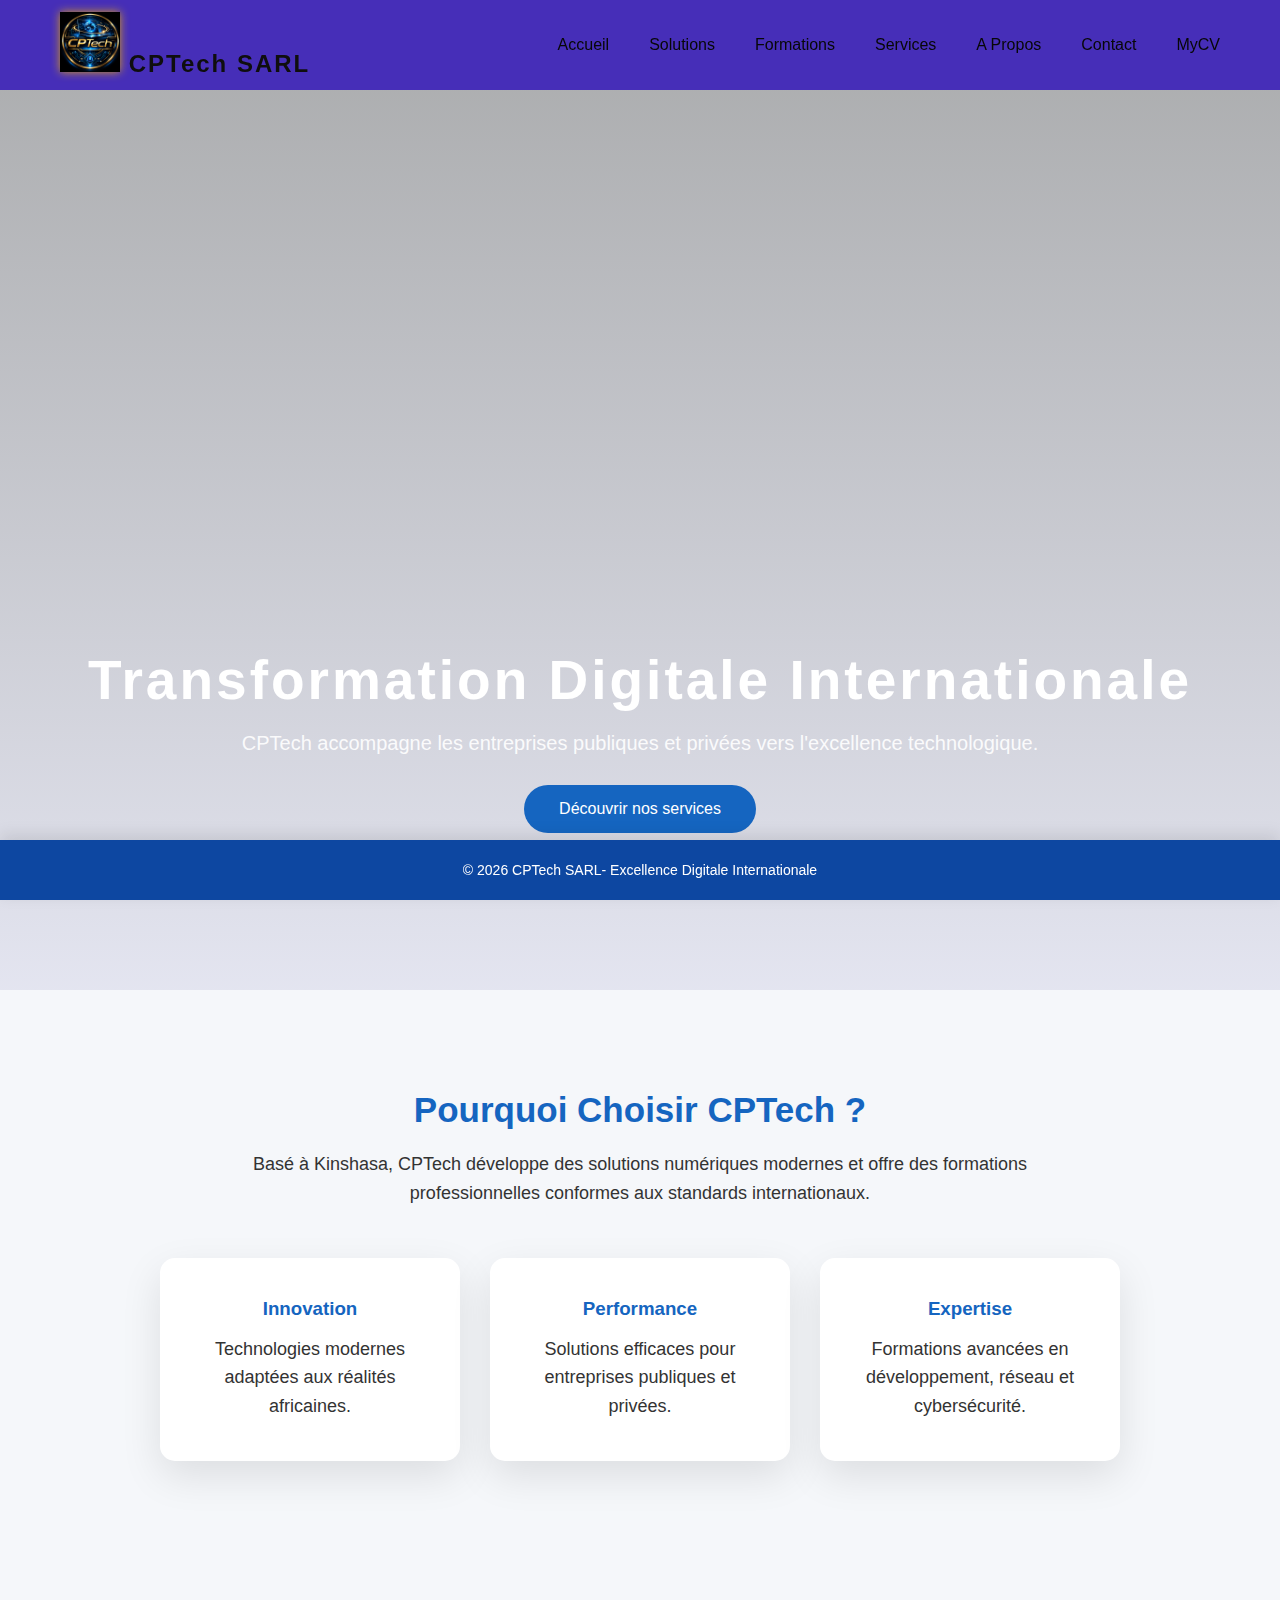
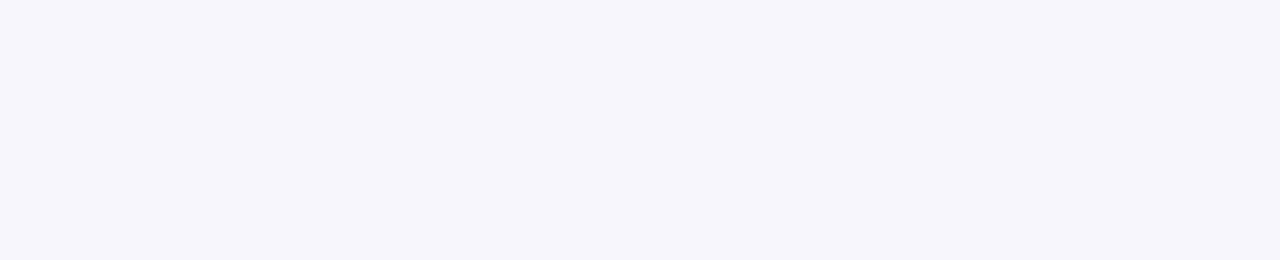
<file: index.html>
<!DOCTYPE html>
<html lang="fr">
<head>
<meta charset="UTF-8">
<meta name="viewport" content="width=device-width, initial-scale=1.0">
<title>MkTech SARL</title>
<link rel="stylesheet" href="styleMenuMobF.css">
<link rel="stylesheet" href="styleindex.css">
</head>
<body>

<!-- NAVBAR -->
<nav>
<div class="logo">

    <a href="index.html">
        <img src="logo_1CPtech.png" alt="Logo CPTech" height="60">
    </a>
    
    <a href="index.html">
       CPTech SARL
    </a>
    
</div>
    <ul class="nav-links">
        <li><a href="index.html">Accueil</a></li>
        <li><a href="solution.html">Solutions</a></li>
        <li><a href="formation.html">Formations</a></li>
        <li><a href="service.html">Services</a></li>
        <li><a href="about.html">A Propos</a></li>
        <li><a href="contact.html">Contact</a></li>
        <li><a href="#mycv.html">MyCV</a></li>
    </ul>

    <div class="hamburger">
        <span></span>
        <span></span>
        <span></span>
    </div>
</nav>

<!-- CORPS -->

<section class="hero">
    <div class="hero-content">
    <div class="slider">
  <!--<div class="slides">
    <img src="https://puissance-237.com/wp-content/uploads/2024/01/Centre_formation_ratio.jpeg" alt="Image 1">
    <img src="https://www.riseup.ai/hubfs/formation-salaries-entreprise.jpg" alt="Image 2">
    <img src="https://www.triangle.fr/wp-content/uploads/2025/12/triangle-interim-entreprise-formation-1024x650.webp" alt="Image 3">
  </div>
  <button class="prev">&#10094;</button>
  <button class="next">&#10095;</button> -->
</div>
        <h1>Transformation Digitale Internationale</h1>
        <p>CPTech accompagne les entreprises publiques et privées vers l'excellence technologique.</p>
       <a href="service.html"> <button class="btn">Découvrir nos services</button></a>
    </div>
</section>

<section class="section">
    <h2>Pourquoi Choisir CPTech ?</h2>
    <p>
        Basé à Kinshasa, CPTech développe des solutions numériques modernes 
        et offre des formations professionnelles conformes aux standards internationaux.
    </p>

    <div class="cards">
        <div class="card">
            <h3>Innovation</h3>
            <p>Technologies modernes adaptées aux réalités africaines.</p>
        </div>

        <div class="card">
            <h3>Performance</h3>
            <p>Solutions efficaces pour entreprises publiques et privées.</p>
        </div>

        <div class="card">
            <h3>Expertise</h3>
            <p>Formations avancées en développement, réseau et cybersécurité.</p>
        </div>
    </div>
</section>

<!-- FOOTER FIXE -->
<footer>
    <p>&copy; 2026 CPTech SARL- Excellence Digitale Internationale</p>
</footer>
<script src="javascrptMenus.js"></script>
<script>

/* Scroll effect */
window.addEventListener("scroll", function(){
    document.querySelector("nav")
    .classList.toggle("scrolled", window.scrollY > 50);
});

/* Mobile toggle */
const hamburger = document.querySelector(".hamburger");
const navLinks = document.querySelector(".nav-links");

hamburger.addEventListener("click", () => {
    navLinks.classList.toggle("active");
    hamburger.classList.toggle("active");
});

const slides = document.querySelector('.slides');
const images = document.querySelectorAll('.slides img');
let index = 0;

document.querySelector('.next').addEventListener('click', () => {
    index = (index + 1) % images.length;
    slides.style.transform = `translateX(-${index * 100}%)`;
});

document.querySelector('.prev').addEventListener('click', () => {
    index = (index - 1 + images.length) % images.length;
    slides.style.transform = `translateX(-${index * 100}%)`;
});
</script>

</body>
</html>
</file>
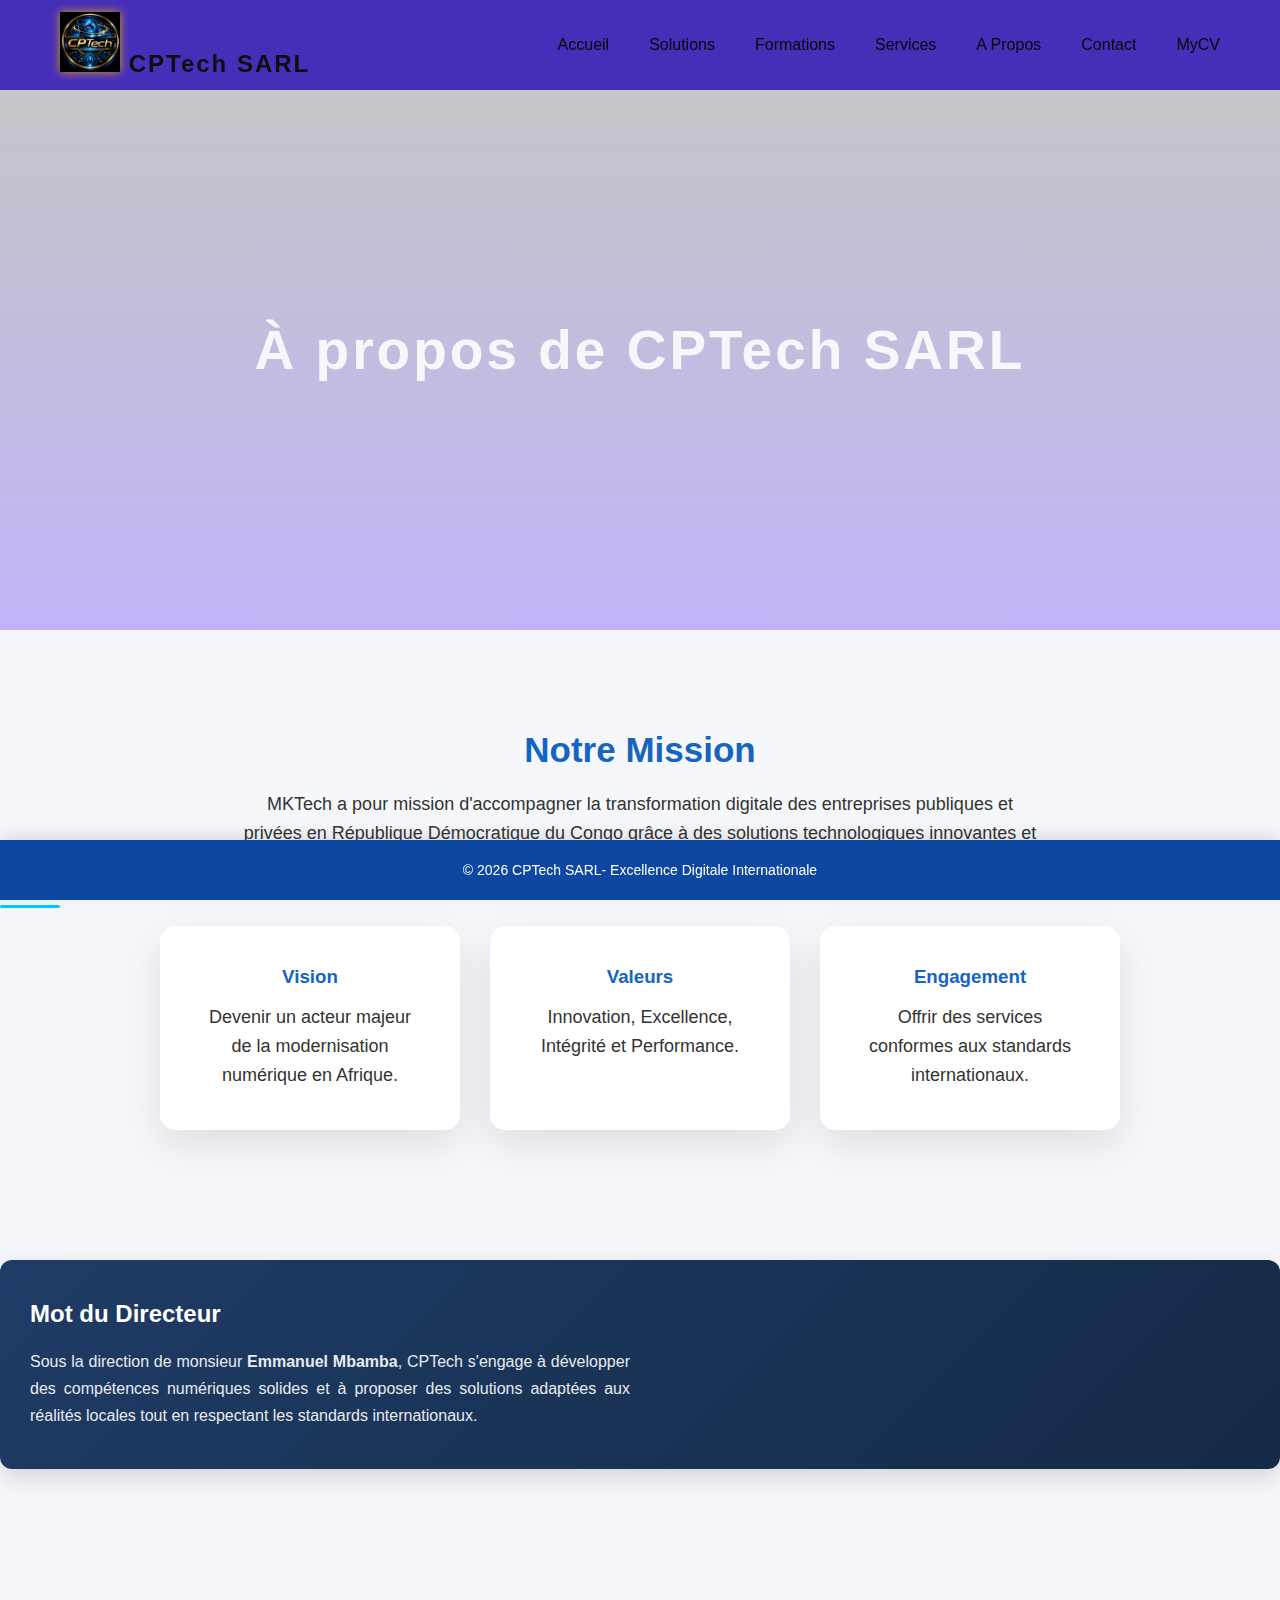
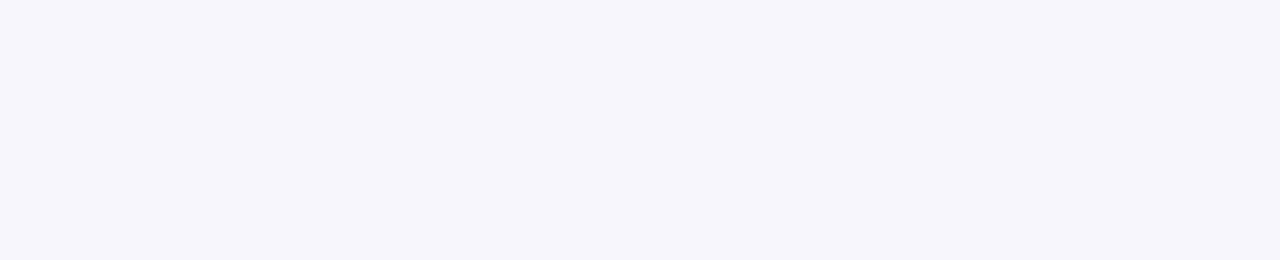
<file: about.html>
<!DOCTYPE html>
<html lang="fr">
<head>
<meta charset="UTF-8">
<meta name="viewport" content="width=device-width, initial-scale=1.0">
<title>CPTech SARL</title>
<link rel="stylesheet" href="styleMenuMobF.css">
<link rel="stylesheet" href="stylepropos.css">
</head>
<body>

<!-- NAVBAR -->
<nav>
<div class="logo">
    <a href="index.html">
        <img src="logo_1CPtech.png" alt="Logo CPTech" height="60">
    </a>
    
    <a href="index.html">
       CPTech SARL
    </a>
    
</div>
    <ul class="nav-links">
        <li><a href="index.html">Accueil</a></li>
        <li><a href="solution.html">Solutions</a></li>
        <li><a href="formation.html">Formations</a></li>
        <li><a href="service.html">Services</a></li>
        <li><a href="about.html">A Propos</a></li>
        <li><a href="contact.html">Contact</a></li>
        <li><a href="#mycv.html">MyCV</a></li>
    </ul>
    <div class="hamburger">
        <span></span>
        <span></span>
        <span></span>
    </div>
</nav>

<!-- CORPS -->
<section class="hero">
    <h1>À propos de CPTech SARL</h1>
</section>

<section class="section">
    <h2>Notre Mission</h2>
    <p>
        MKTech a pour mission d'accompagner la transformation digitale 
        des entreprises publiques et privées en République Démocratique du Congo 
        grâce à des solutions technologiques innovantes et des formations de haut niveau.
    </p>

    <div class="cards">
        <div class="card">
            <h3>Vision</h3>
            <p>Devenir un acteur majeur de la modernisation numérique en Afrique.</p>
        </div>

        <div class="card">
            <h3>Valeurs</h3>
            <p>Innovation, Excellence, Intégrité et Performance.</p>
        </div>

        <div class="card">
            <h3>Engagement</h3>
            <p>Offrir des services conformes aux standards internationaux.</p>
        </div>
    </div>
</section>

<section class="director">
    <h2>Mot du Directeur</h2>
    <p>
        Sous la direction de monsieur <strong>Emmanuel Mbamba</strong>, CPTech 
        s'engage à développer des compétences numériques solides 
        et à proposer des solutions adaptées aux réalités locales 
        tout en respectant les standards internationaux.
    </p>
</section>


<!-- FOOTER FIXE -->
<footer>
    <p>&copy; 2026 CPTech SARL- Excellence Digitale Internationale</p>
</footer>
<script src="javascrptMenus.js"></script>
<script>

/* Scroll effect */
window.addEventListener("scroll", function(){
    document.querySelector("nav")
    .classList.toggle("scrolled", window.scrollY > 50);
});

/* Mobile toggle */
const hamburger = document.querySelector(".hamburger");
const navLinks = document.querySelector(".nav-links");

hamburger.addEventListener("click", () => {
    navLinks.classList.toggle("active");
    hamburger.classList.toggle("active");
});

</script>

</body>
</html>
</file>
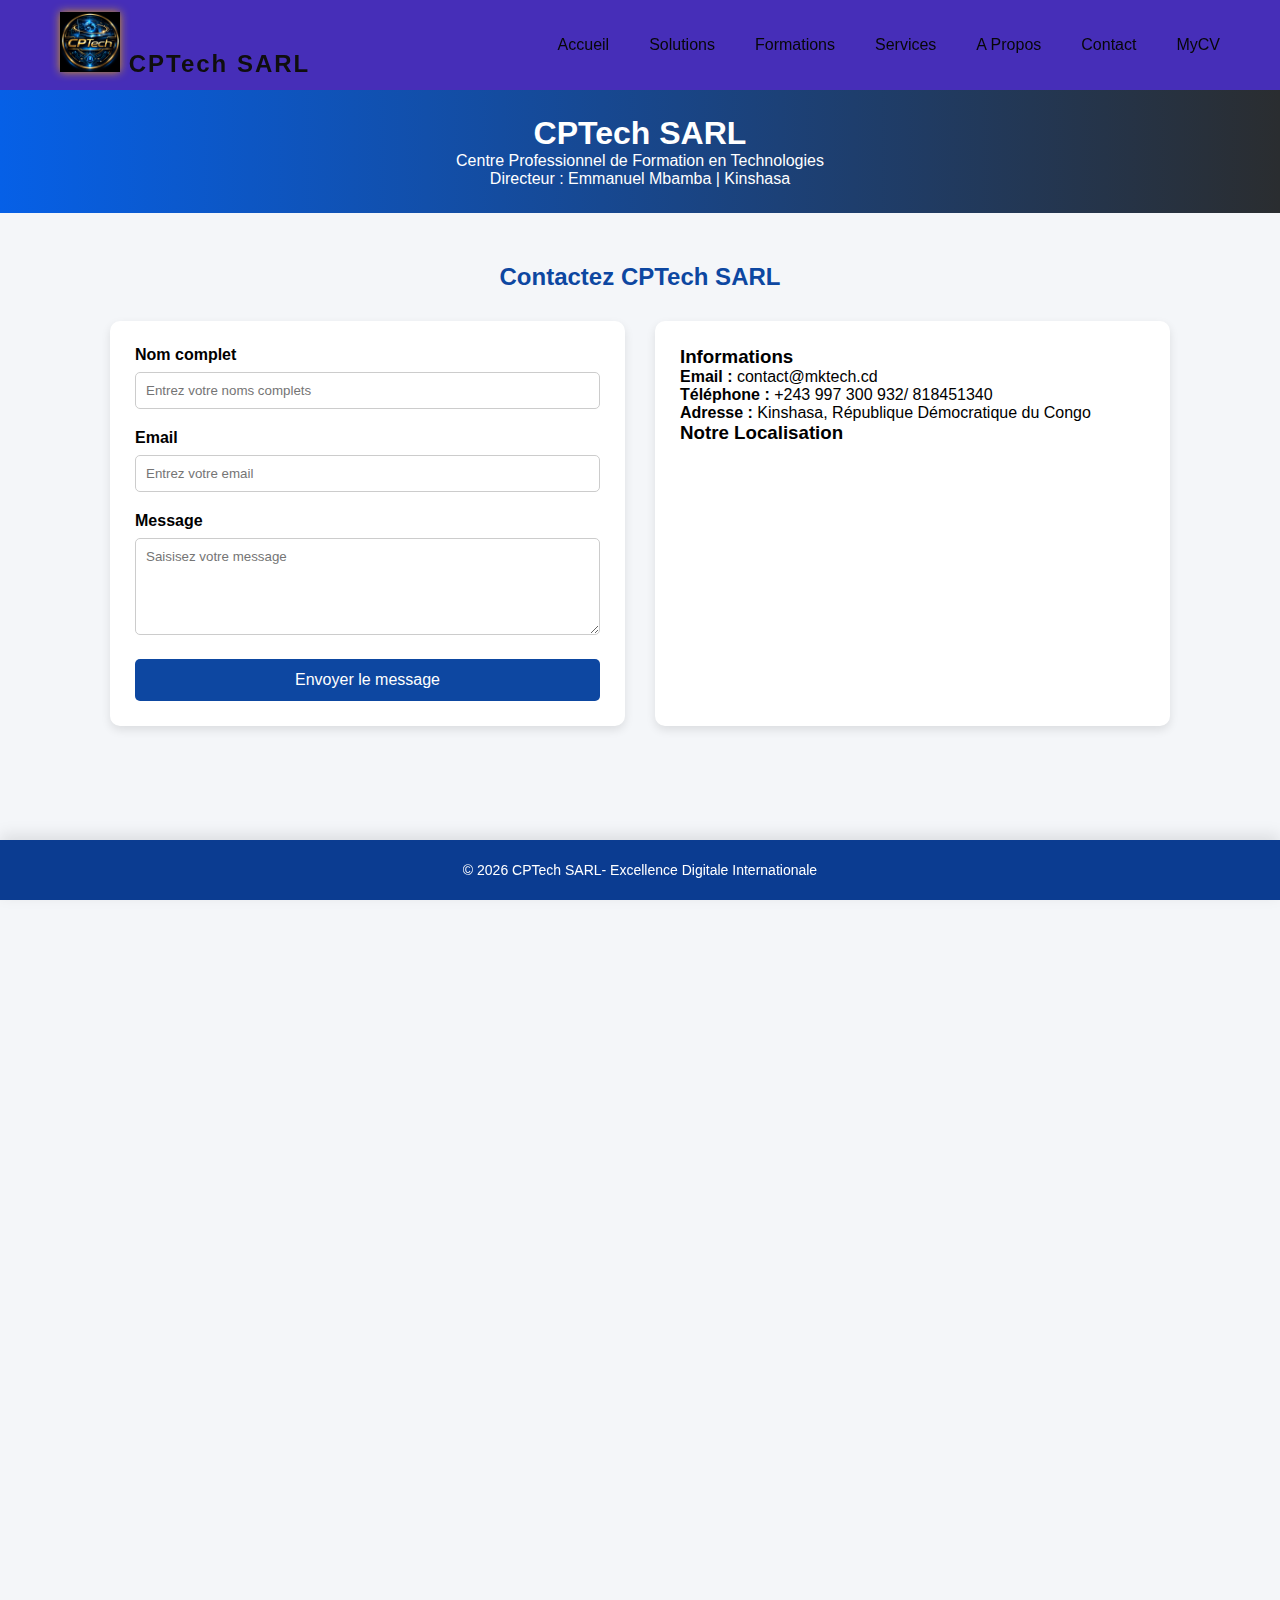
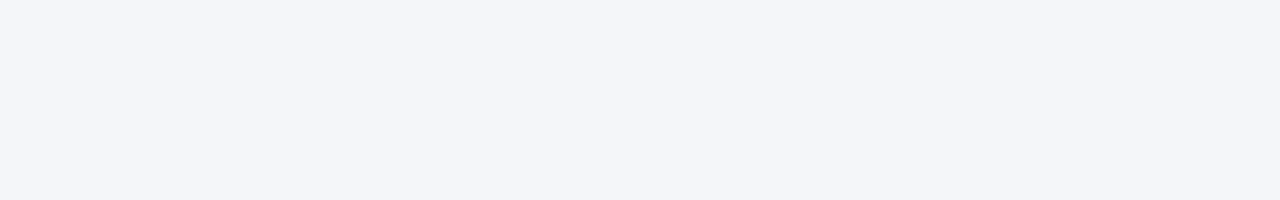
<file: contact.html>
<!DOCTYPE html>
<html lang="fr">
<head>
<meta charset="UTF-8">
<meta name="viewport" content="width=device-width, initial-scale=1.0">
<title>CPTech SARL</title>
<link rel="stylesheet" href="styleMenuMobF.css">
<link rel="stylesheet" href="stylecontact.css">
</head>
<body>

<!-- NAVBAR -->
<nav>
<div class="logo">
    <a href="index.html">
        <img src="logo_1CPtech.png" alt="Logo CPTech" height="60">
    </a>
    
    <a href="index.html">
       CPTech SARL
    </a>
    
</div>
    <ul class="nav-links">
        <li><a href="index.html">Accueil</a></li>
        <li><a href="solution.html">Solutions</a></li>
        <li><a href="formation.html">Formations</a></li>
        <li><a href="service.html">Services</a></li>
        <li><a href="about.html">A Propos</a></li>
        <li><a href="contact.html">Contact</a></li>
        <li><a href="#mycv.html">MyCV</a></li>
    </ul>

    <div class="hamburger">
        <span></span>
        <span></span>
        <span></span>
    </div>
</nav>

<!-- CORPS -->

<header>
    <h1>CPTech SARL</h1>
    <p>Centre Professionnel de Formation en Technologies</p>
    <p>Directeur : Emmanuel Mbamba | Kinshasa</p>
</header>



<section class="container">
    <h2>Contactez CPTech SARL</h2>

    <div class="contact-grid">

        <!-- Formulaire -->
        <div class="card">
            <div class="success" id="successMessage">
                ✅ Message envoyé avec succès !
            </div>

            <form id="contactForm">
                <label>Nom complet</label>
                <input type="text" placeholder="Entrez votre noms complets">

                <label>Email</label>
                <input type="email" placeholder="Entrez votre email">

                <label>Message</label>
                <textarea rows="5" placeholder="Saisisez votre message"></textarea>

                <button type="submit">Envoyer le message</button>
            </form>
        </div>

        <!-- Informations -->
        <div class="card">
            <h3>Informations</h3>
            <p><strong>Email :</strong> contact@mktech.cd</p>
            <p><strong>Téléphone :</strong> +243 997 300 932/ 818451340</p>
            <p><strong>Adresse :</strong> Kinshasa, République Démocratique du Congo</p>

            <h3>Notre Localisation</h3>
            <iframe 
                src="https://maps.google.com/maps?q=Kinshasa&t=&z=13&ie=UTF8&iwloc=&output=embed">
            </iframe>
        </div>

    </div>
</section>
<!-- FOOTER FIXE -->
<footer>
    <p>&copy; 2026 CPTech SARL- Excellence Digitale Internationale</p>
</footer>
<script src="javascrptMenus.js"></script>
<script>

/* Scroll effect */
window.addEventListener("scroll", function(){
    document.querySelector("nav")
    .classList.toggle("scrolled", window.scrollY > 50);
});

/* Mobile toggle */
const hamburger = document.querySelector(".hamburger");
const navLinks = document.querySelector(".nav-links");

hamburger.addEventListener("click", () => {
    navLinks.classList.toggle("active");
    hamburger.classList.toggle("active");
});

</script>
<script>
    const form = document.getElementById("contactForm");
    const successMessage = document.getElementById("successMessage");

    form.addEventListener("submit", function(e){
        e.preventDefault();
        successMessage.style.display = "block";
        form.reset();
    });
</script>
</body>
</html>
</file>
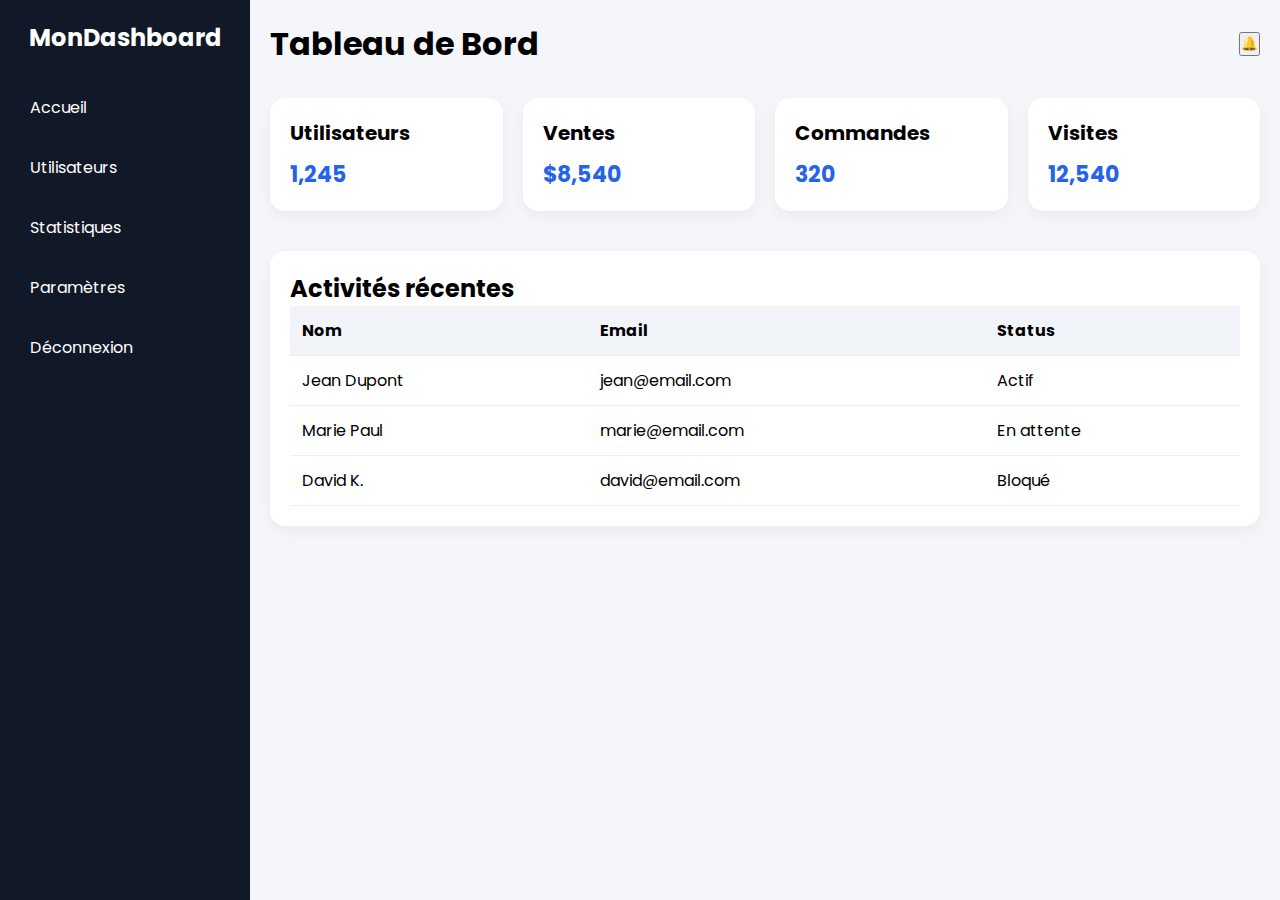
<file: Dasgboard2.html>
<!DOCTYPE html>
<html lang="fr">
<head>
<meta charset="UTF-8">
<meta name="viewport" content="width=device-width, initial-scale=1.0">
<title>Dashboard</title>

<link href="https://fonts.googleapis.com/css2?family=Poppins:wght@300;400;600&display=swap" rel="stylesheet">

<style>
*{
    margin:0;
    padding:0;
    box-sizing:border-box;
    font-family:'Poppins',sans-serif;
}

body{
    display:flex;
    background:#f4f6f9;
}

/* SIDEBAR */
.sidebar{
    width:250px;
    height:100vh;
    background:#111827;
    color:#fff;
    padding:20px;
    position:fixed;
}

.sidebar h2{
    text-align:center;
    margin-bottom:30px;
}

.sidebar ul{
    list-style:none;
}

.sidebar ul li{
    margin:15px 0;
}

.sidebar ul li a{
    text-decoration:none;
    color:#fff;
    display:block;
    padding:10px;
    border-radius:8px;
    transition:0.3s;
}

.sidebar ul li a:hover{
    background:#2563eb;
}

/* MAIN CONTENT */
.main{
    margin-left:250px;
    padding:20px;
    width:100%;
}

.header{
    display:flex;
    justify-content:space-between;
    align-items:center;
    margin-bottom:30px;
}

.cards{
    display:grid;
    grid-template-columns:repeat(auto-fit,minmax(200px,1fr));
    gap:20px;
}

.card{
    background:#fff;
    padding:20px;
    border-radius:15px;
    box-shadow:0 5px 15px rgba(0,0,0,0.05);
    transition:0.3s;
}

.card:hover{
    transform:translateY(-5px);
}

.card h3{
    font-size:20px;
    margin-bottom:10px;
}

.card p{
    font-size:22px;
    font-weight:bold;
    color:#2563eb;
}

/* TABLE */
.table-container{
    margin-top:40px;
    background:#fff;
    padding:20px;
    border-radius:15px;
    box-shadow:0 5px 15px rgba(0,0,0,0.05);
}

table{
    width:100%;
    border-collapse:collapse;
}

table th, table td{
    padding:12px;
    text-align:left;
    border-bottom:1px solid #eee;
}

table th{
    background:#f1f5f9;
}

/* RESPONSIVE */
@media(max-width:768px){
    .sidebar{
        width:200px;
    }
    .main{
        margin-left:200px;
    }
}
</style>
</head>

<body>

<div class="sidebar">
    <h2>MonDashboard</h2>
    <ul>
        <li><a href="#">Accueil</a></li>
        <li><a href="#">Utilisateurs</a></li>
        <li><a href="#">Statistiques</a></li>
        <li><a href="#">Paramètres</a></li>
        <li><a href="#">Déconnexion</a></li>
    </ul>
</div>

<div class="main">

    <div class="header">
        <h1>Tableau de Bord</h1>
        <button onclick="alert('Notifications')">🔔</button>
    </div>

    <div class="cards">
        <div class="card">
            <h3>Utilisateurs</h3>
            <p>1,245</p>
        </div>

        <div class="card">
            <h3>Ventes</h3>
            <p>$8,540</p>
        </div>

        <div class="card">
            <h3>Commandes</h3>
            <p>320</p>
        </div>

        <div class="card">
            <h3>Visites</h3>
            <p>12,540</p>
        </div>
    </div>

    <div class="table-container">
        <h2>Activités récentes</h2>
        <table>
            <tr>
                <th>Nom</th>
                <th>Email</th>
                <th>Status</th>
            </tr>
            <tr>
                <td>Jean Dupont</td>
                <td>jean@email.com</td>
                <td>Actif</td>
            </tr>
            <tr>
                <td>Marie Paul</td>
                <td>marie@email.com</td>
                <td>En attente</td>
            </tr>
            <tr>
                <td>David K.</td>
                <td>david@email.com</td>
                <td>Bloqué</td>
            </tr>
        </table>
    </div>

</div>

</body>
</html>
</file>
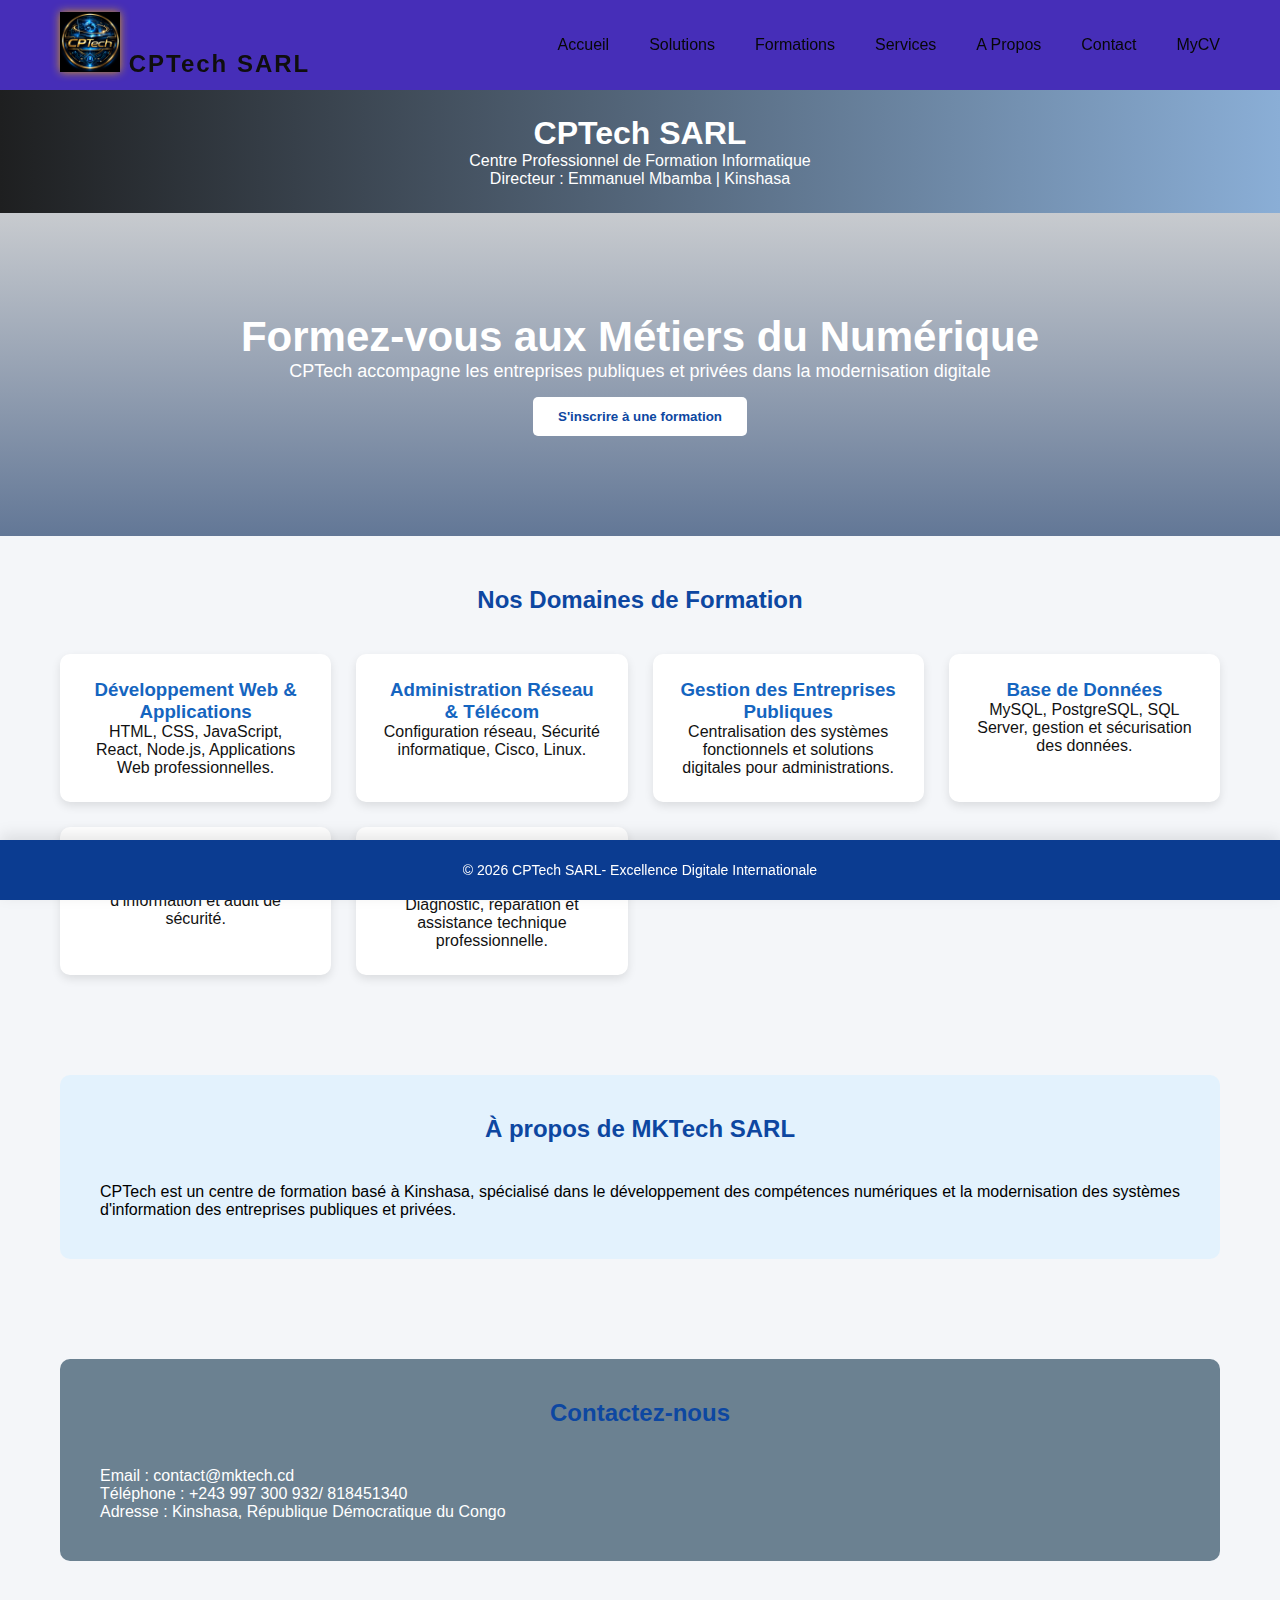
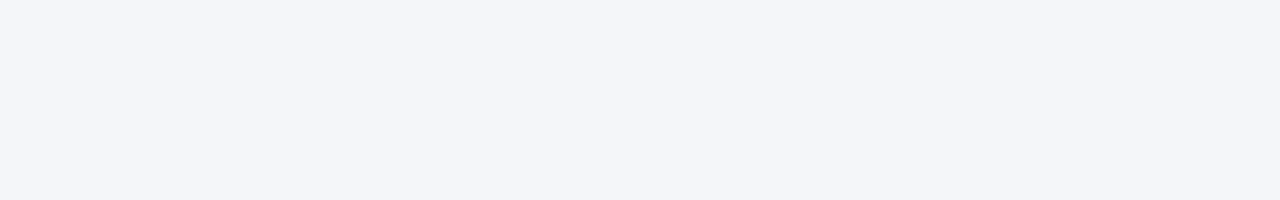
<file: formation.html>
<!DOCTYPE html>
<html lang="fr">
<head>
<meta charset="UTF-8">
<meta name="viewport" content="width=device-width, initial-scale=1.0">
<title>CPTech SARL</title>
<link rel="stylesheet" href="styleMenuMobF.css">
<link rel="stylesheet" href="styleformation.css">
</head>
<body>

<!-- NAVBAR -->
<nav>
<div class="logo">
    <a href="index.html">
        <img src="logo_1CPtech.png" alt="Logo CPTech" height="60">
    </a>
    
    <a href="index.html">
       CPTech SARL
    </a>
    
</div>
    <ul class="nav-links">
        <li><a href="index.html">Accueil</a></li>
        <li><a href="solution.html">Solutions</a></li>
        <li><a href="formation.html">Formations</a></li>
        <li><a href="service.html">Services</a></li>
        <li><a href="about.html">A Propos</a></li>
        <li><a href="contact.html">Contact</a></li>
        <li><a href="#mycv.html">MyCV</a></li>
    </ul>
    <div class="hamburger">
        <span></span>
        <span></span>
        <span></span>
    </div>
</nav>

<!-- CORPS -->
<header>
    <h1>CPTech SARL</h1>
    <p>Centre Professionnel de Formation Informatique</p>
    <p>Directeur : Emmanuel Mbamba | Kinshasa</p>
</header>

<section class="hero">
    <h1>Formez-vous aux Métiers du Numérique</h1>
    <p>CPTech accompagne les entreprises publiques et privées dans la modernisation digitale</p>
    <a href="inscription.html"><button class="btn">S'inscrire à une formation</button></a>
    
</section>

<section class="container">
    <h2>Nos Domaines de Formation</h2>

    <div class="courses">
        <div class="card">
            <h3>Développement Web & Applications</h3>
            <p>HTML, CSS, JavaScript, React, Node.js, Applications Web professionnelles.</p>
        </div>

        <div class="card">
            <h3>Administration Réseau & Télécom</h3>
            <p>Configuration réseau, Sécurité informatique, Cisco, Linux.</p>
        </div>

        <div class="card">
            <h3>Gestion des Entreprises Publiques</h3>
            <p>Centralisation des systèmes fonctionnels et solutions digitales pour administrations.</p>
        </div>

        <div class="card">
            <h3>Base de Données</h3>
            <p>MySQL, PostgreSQL, SQL Server, gestion et sécurisation des données.</p>
        </div>

        <div class="card">
            <h3>Cybersécurité</h3>
            <p>Protection des systèmes d’information et audit de sécurité.</p>
        </div>

        <div class="card">
            <h3>Maintenance & Support Informatique</h3>
            <p>Diagnostic, réparation et assistance technique professionnelle.</p>
        </div>
    </div>
</section>

<section class="container">
    <div class="about">
        <h2>À propos de MKTech SARL</h2>
        <p>
            CPTech est un centre de formation basé à Kinshasa, spécialisé dans 
            le développement des compétences numériques et la modernisation des 
            systèmes d'information des entreprises publiques et privées.
        </p>
    </div>
</section>

<section class="container">
    <div class="contact">
        <h2>Contactez-nous</h2>
        <p>Email : contact@mktech.cd</p>
        <p>Téléphone : +243 997 300 932/ 818451340</p>
        <p>Adresse : Kinshasa, République Démocratique du Congo</p>
    </div>
</section>

<!-- FOOTER FIXE -->
<footer>
    <p>&copy; 2026 CPTech SARL- Excellence Digitale Internationale</p>
</footer>
<script src="javascrptMenus.js"></script>
<script>

/* Scroll effect */
window.addEventListener("scroll", function(){
    document.querySelector("nav")
    .classList.toggle("scrolled", window.scrollY > 50);
});

/* Mobile toggle */
const hamburger = document.querySelector(".hamburger");
const navLinks = document.querySelector(".nav-links");

hamburger.addEventListener("click", () => {
    navLinks.classList.toggle("active");
    hamburger.classList.toggle("active");
});

</script>

</body>
</html>
</file>
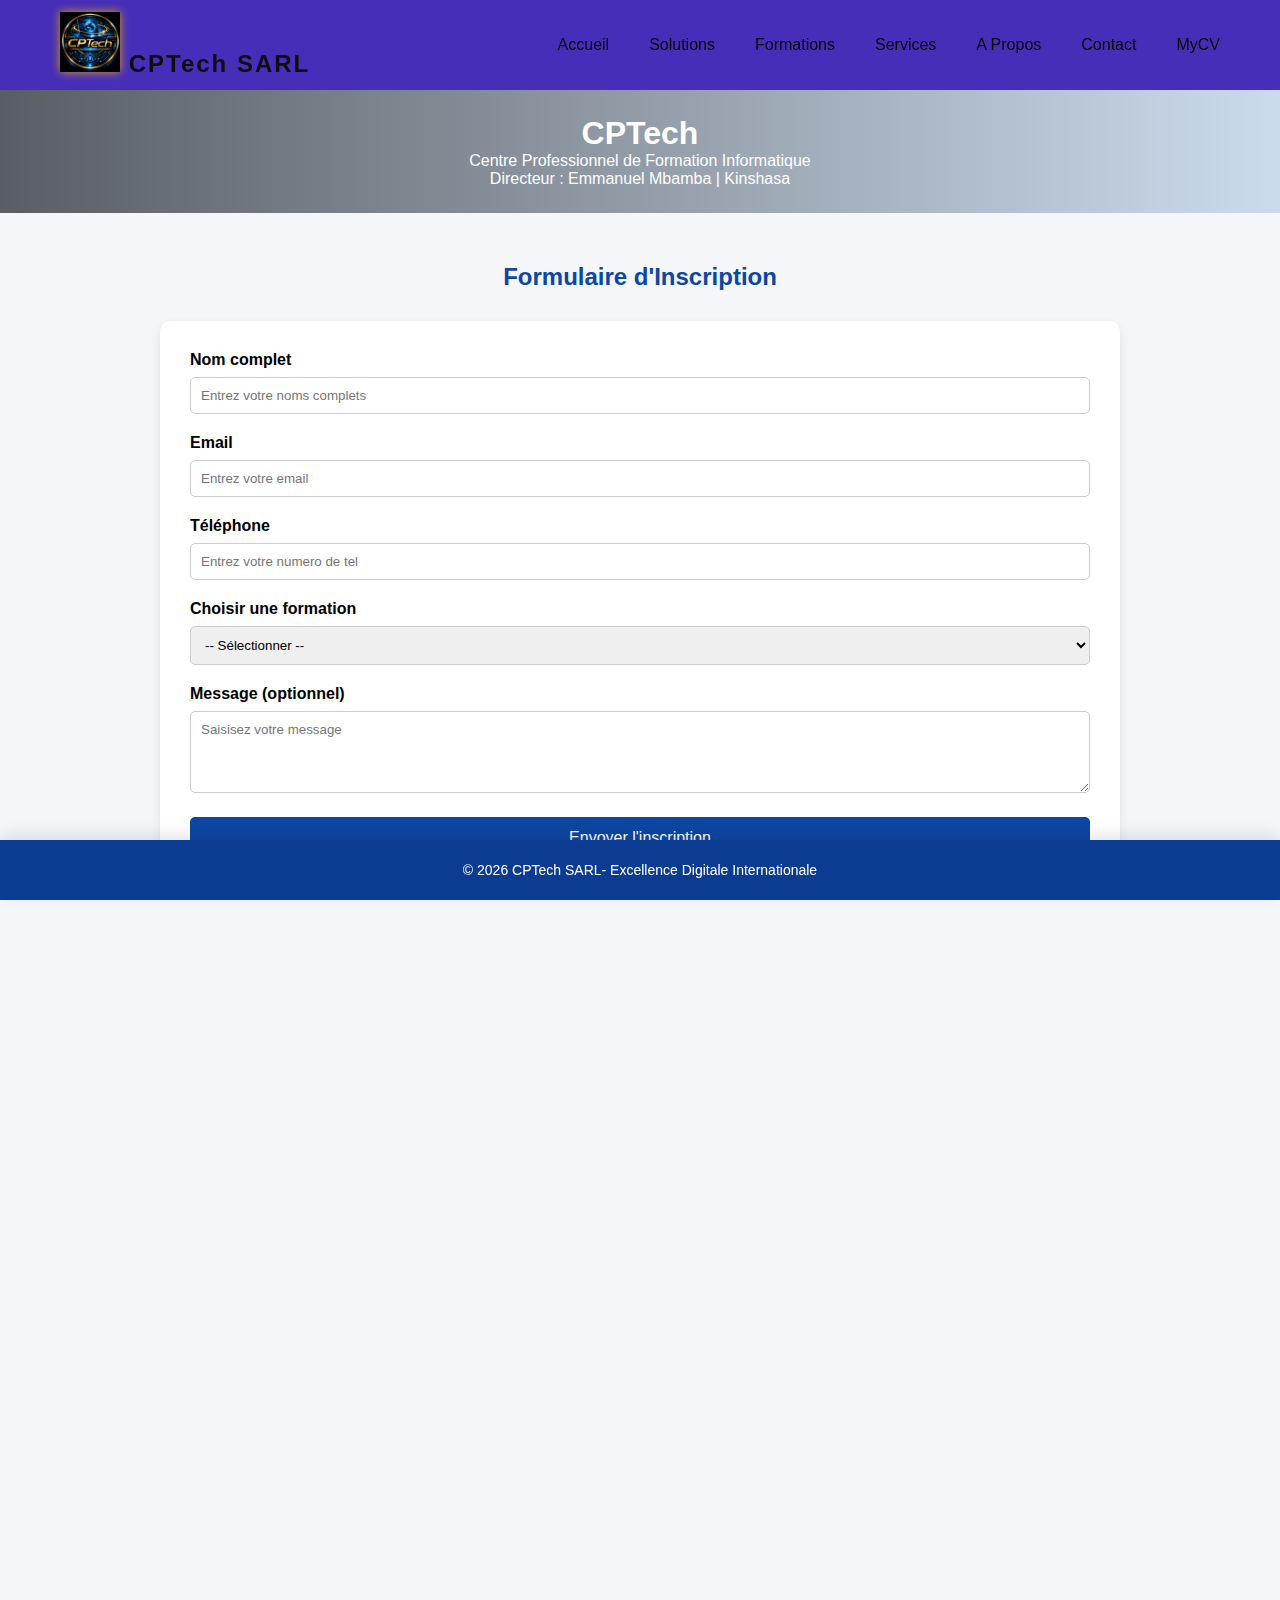
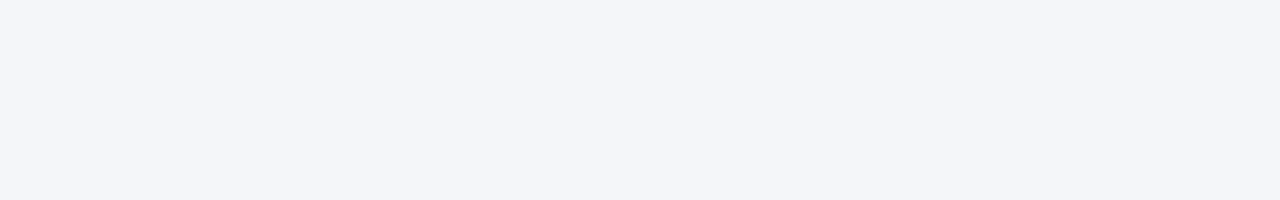
<file: inscription.html>
<!DOCTYPE html>
<html lang="fr">
<head>
<meta charset="UTF-8">
<meta name="viewport" content="width=device-width, initial-scale=1.0">
<title>MkTech SARL</title>
<link rel="stylesheet" href="styleMenuMobF.css">
<link rel="stylesheet" href="styleinscription.css">
</head>
<body>

<!-- NAVBAR -->
<nav>
<div class="logo">
     <a href="index.html">
        <img src="logo_1CPtech.png" alt="Logo CPTech" height="60">
    </a>
    
    <a href="index.html">
       CPTech SARL
    </a>
    
</div>
    <ul class="nav-links">
        <li><a href="index.html">Accueil</a></li>
        <li><a href="solution.html">Solutions</a></li>
        <li><a href="formation.html">Formations</a></li>
        <li><a href="service.html">Services</a></li>
        <li><a href="about.html">A Propos</a></li>
        <li><a href="contact.html">Contact</a></li>
        <li><a href="#mycv.html">MyCV</a></li>
    </ul>

    <div class="hamburger">
        <span></span>
        <span></span>
        <span></span>
    </div>
</nav>

<!-- CORPS -->

<header>
    <h1>CPTech</h1>
    <p>Centre Professionnel de Formation Informatique</p>
    <p>Directeur : Emmanuel Mbamba | Kinshasa</p>
</header>


<section class="container">
    <h2>Formulaire d'Inscription</h2>

    <div class="form-box">
            <form id="inscriptionForm">
            <label>Nom complet</label>
            <input type="text" placeholder="Entrez votre noms complets">

            <label>Email</label>
            <input type="email" placeholder="Entrez votre email">

            <label>Téléphone</label>
            <input type="tel" placeholder="Entrez votre numero de tel">

            <label>Choisir une formation</label>
            <select required>
                <option value="">-- Sélectionner --</option>
                <option>Développement Web & Applications</option>
                <option>Administration Réseau & Télécom</option>
                <option>Gestion des Entreprises Publiques</option>
                <option>Base de Données</option>
                <option>Cybersécurité</option>
                <option>Maintenance Informatique</option>
            </select>

            <label>Message (optionnel)</label>
            <textarea rows="4" placeholder="Saisisez votre message"></textarea>

            <button type="submit">Envoyer l'inscription</button>
            <div class="success" id="successMessage">
            ✅ Inscription envoyée avec succès !
        </div>
        </form>
    </div>
</section>
<script>
    const form = document.getElementById("inscriptionForm");
    const successMessage = document.getElementById("successMessage");

    form.addEventListener("submit", function(e){
        e.preventDefault();
        successMessage.style.display = "block";
        form.reset();
    });
</script>
<!-- FOOTER FIXE -->
<footer>
    <p>&copy; 2026 CPTech SARL- Excellence Digitale Internationale</p>
</footer>
<script src="javascrptMenus.js"></script>
<script>

/* Scroll effect */
window.addEventListener("scroll", function(){
    document.querySelector("nav")
    .classList.toggle("scrolled", window.scrollY > 50);
});

/* Mobile toggle */
const hamburger = document.querySelector(".hamburger");
const navLinks = document.querySelector(".nav-links");

hamburger.addEventListener("click", () => {
    navLinks.classList.toggle("active");
    hamburger.classList.toggle("active");
});

</script>

</body>
</html>
</file>
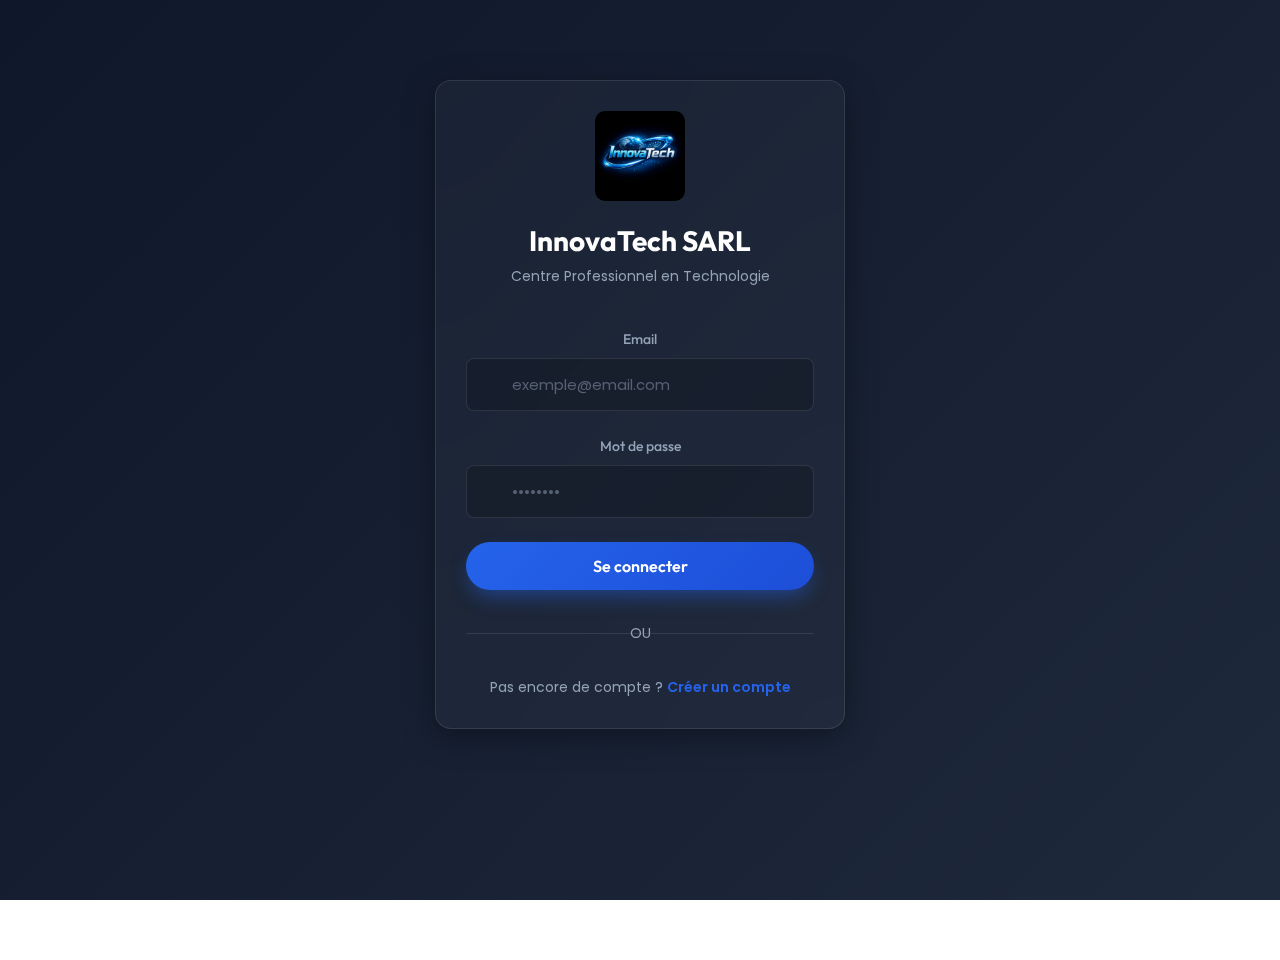
<file: login.html>
<!DOCTYPE html>
<html lang="fr">
<head>
    <meta charset="UTF-8">
    <meta name="viewport" content="width=device-width, initial-scale=1.0">
    <title>InnovaTech SARL - Connexion</title>
    <link rel="stylesheet" href="global-design.css">
    <link rel="stylesheet" href="auth.css">
</head>
<body>

<div class="auth-container">
    <div class="glass-container">
        <div class="logo-section">
            <a href="index.html">
                <img src="log1.jpeg" alt="Logo InnovaTech">
            </a>
            <h1>InnovaTech SARL</h1>
            <p>Centre Professionnel en Technologie</p>
        </div>

        <div class="alert alert-success" id="successAlert">
            <span class="material-icons">check_circle</span>
            <span>Connexion réussie ! Redirection...</span>
        </div>

        <div class="alert alert-error" id="errorAlert">
            <span class="material-icons">error</span>
            <span id="errorMessage">Email ou mot de passe incorrect</span>
        </div>

        <form id="loginForm">
            <div class="form-group">
                <label for="email">Email</label>
                <div class="input-wrapper">
                    <span class="material-icons"></span>
                    <input type="email" id="email" class="form-control form-control-icon" placeholder="exemple@email.com" required>
                </div>
            </div>

            <div class="form-group">
                <label for="password">Mot de passe</label>
                <div class="input-wrapper">
                    <span class="material-icons"></span>
                    <input type="password" id="password" class="form-control form-control-icon" placeholder="••••••••" required>
                </div>
            </div>

            <button type="submit" class="btn-primary" id="loginBtn" style="width: 100%;">
                Se connecter
            </button>

            <div class="loading" id="loading">
                <div class="spinner"></div>
                <span style="margin-left: 10px;">Connexion en cours...</span>
            </div>
        </form>

        <div class="divider">
            <span style="background: transparent;">OU</span>
        </div>

        <div class="auth-link">
            <p>Pas encore de compte ? <a href="register.html">Créer un compte</a></p>
        </div>
    </div>
</div>

<script>
// Base de données utilisateurs simulée
let users = JSON.parse(localStorage.getItem('innovatech_users')) || [
    {
        id: 1,
        email: 'admin@innovatech.com',
        password: 'admin123',
        nom: 'Administrateur',
        role: 'admin',
        createdAt: new Date().toISOString()
    },
    {
        id: 2,
        email: 'user@innovatech.com',
        password: 'user123',
        nom: 'Utilisateur Test',
        role: 'user',
        createdAt: new Date().toISOString()
    }
];

const loginForm = document.getElementById('loginForm');
const loginBtn = document.getElementById('loginBtn');
const loading = document.getElementById('loading');
const successAlert = document.getElementById('successAlert');
const errorAlert = document.getElementById('errorAlert');
const errorMessage = document.getElementById('errorMessage');

loginForm.addEventListener('submit', async function(e) {
    e.preventDefault();
    
    const email = document.getElementById('email').value.trim();
    const password = document.getElementById('password').value;
    
    if (!email || !password) {
        showError('Veuillez remplir tous les champs');
        return;
    }
    
    loginBtn.style.display = 'none';
    loading.style.display = 'block';
    hideAlerts();
    
    await new Promise(resolve => setTimeout(resolve, 1500));
    
    const user = users.find(u => u.email === email && u.password === password);
    
    if (user) {
        const session = {
            user: {
                id: user.id,
                email: user.email,
                nom: user.nom,
                role: user.role
            },
            loginAt: new Date().toISOString()
        };
        
        localStorage.setItem('innovatech_session', JSON.stringify(session));
        showSuccess();
        
        setTimeout(() => {
            if (user.role === 'admin') {
                window.location.href = 'admin-dashboard.html';
            } else {
                window.location.href = 'user-dashboard.html';
            }
        }, 2000);
        
    } else {
        showError('Email ou mot de passe incorrect');
        loginBtn.style.display = 'inline-flex';
        loading.style.display = 'none';
    }
});

function showSuccess() {
    successAlert.style.display = 'flex';
    errorAlert.style.display = 'none';
}

function showError(message) {
    errorMessage.textContent = message;
    errorAlert.style.display = 'flex';
    successAlert.style.display = 'none';
}

function hideAlerts() {
    successAlert.style.display = 'none';
    errorAlert.style.display = 'none';
}

window.addEventListener('load', function() {
    const session = JSON.parse(localStorage.getItem('innovatech_session'));
    if (session && session.user) {
        if (session.user.role === 'admin') {
            window.location.href = 'admin-dashboard.html';
        } else {
            window.location.href = 'user-dashboard.html';
        }
    }
});
</script>

</body>
</html>
</file>
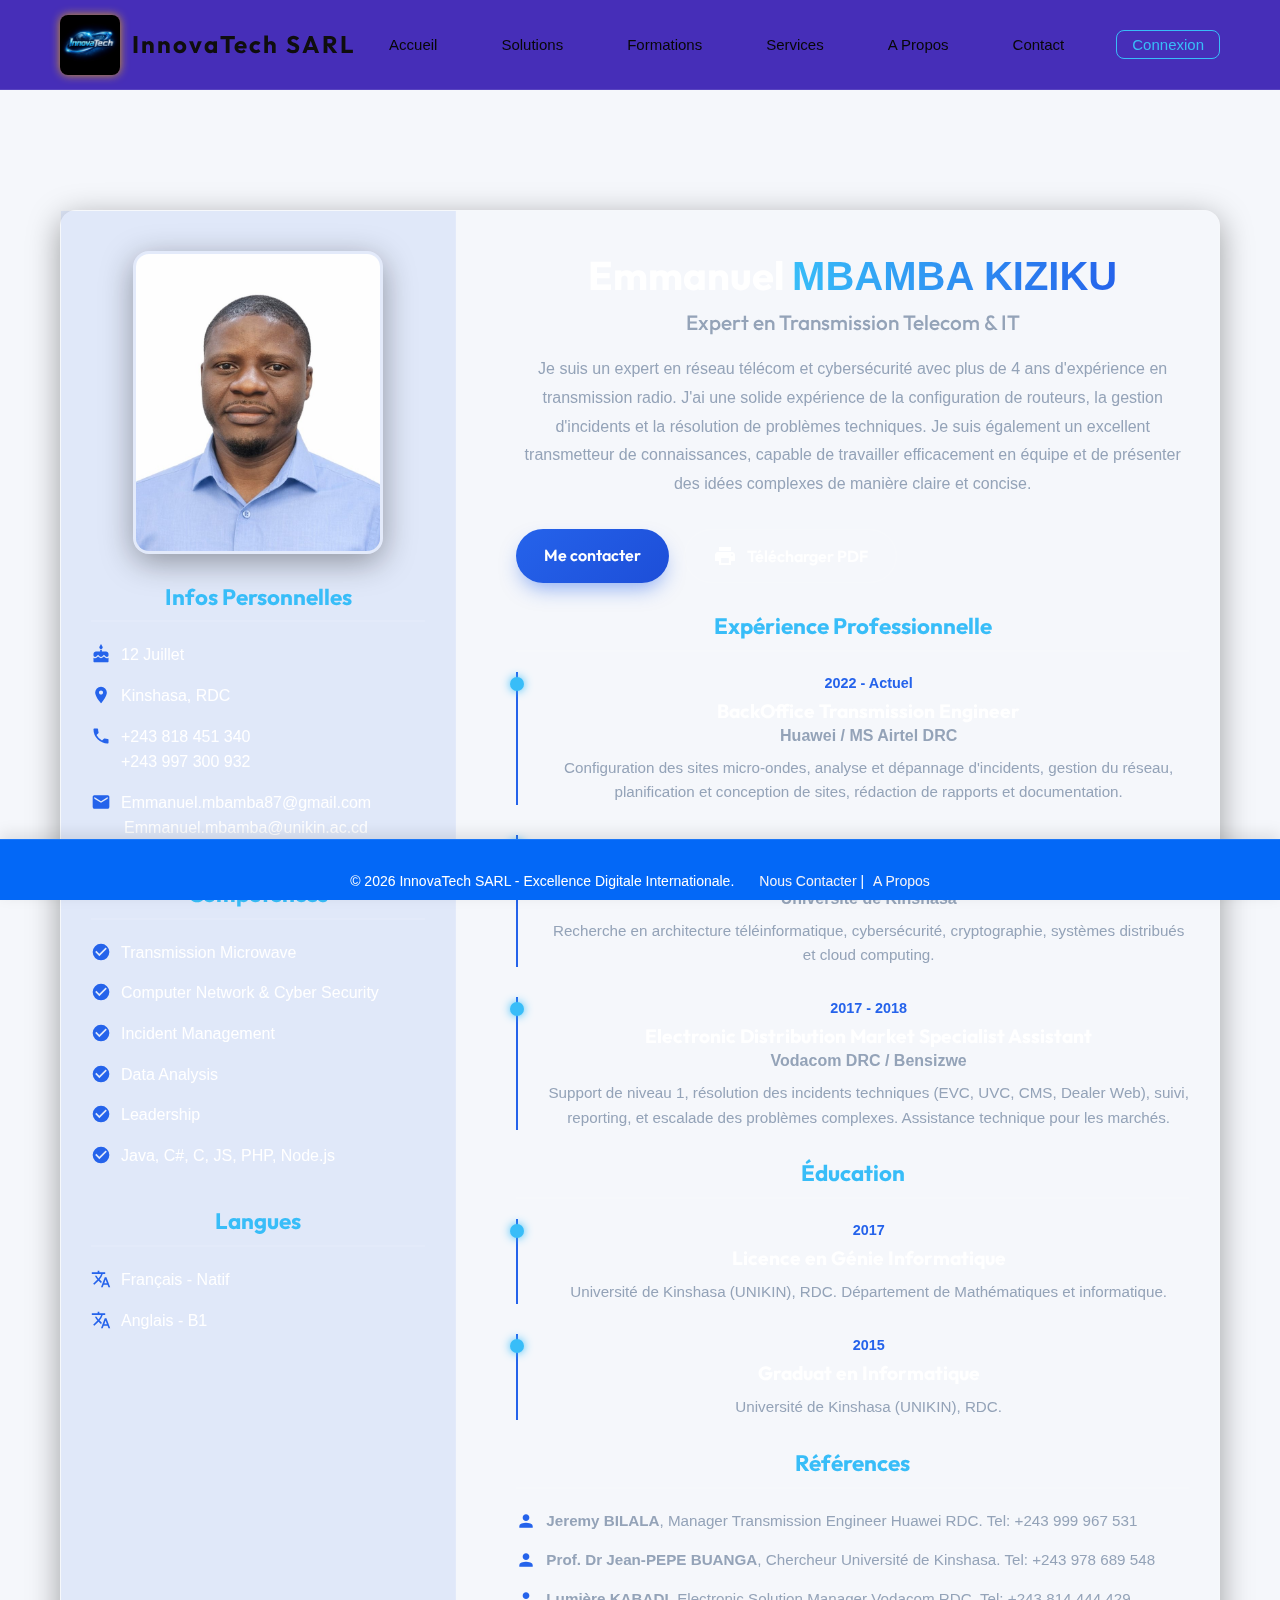
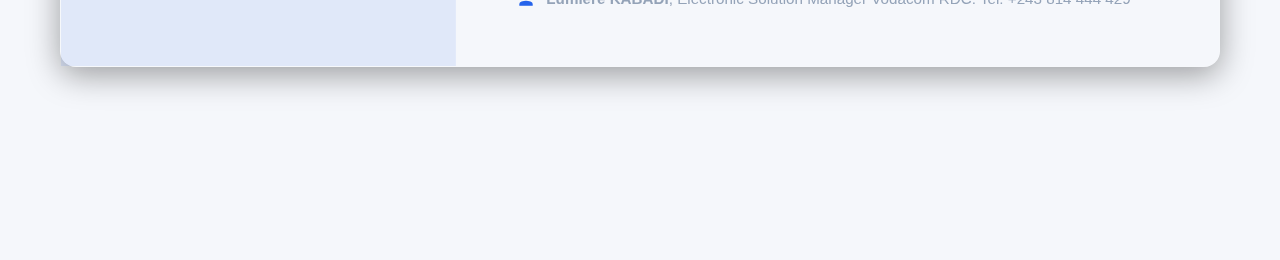
<file: mycv.html>
<!DOCTYPE html>
<html lang="fr">
<head>
    <meta charset="UTF-8">
    <meta name="viewport" content="width=device-width, initial-scale=1.0">
    <title>CV - Emmanuel MBAMBA KIZIKU</title>
    <link rel="stylesheet" href="global-design.css">
    <link rel="stylesheet" href="styleMenuMobF.css">
    <style>
        .cv-container {
            display: flex;
            gap: 30px;
            margin-top: 50px;
            max-width: 1300px;
            margin-left: auto;
            margin-right: auto;
        }
        .cv-left {
            width: 35%;
            background: rgba(37, 99, 235, 0.1); 
            border-right: 1px solid var(--glass-border);
            padding: 40px 30px;
        }
        .cv-right {
            width: 65%;
            padding: 40px 30px;
        }
        @media (max-width: 900px) {
            .cv-container {
                flex-direction: column;
            }
            .cv-left, .cv-right {
                width: 100%;
                border-right: none;
            }
        }
        .profile-img {
            width: 100%;
            max-width: 250px;
            border-radius: var(--radius);
            margin: 0 auto 30px;
            display: block;
            border: 3px solid var(--glass-border);
            box-shadow: var(--glass-shadow);
        }
        .section-title-cv {
            color: var(--accent);
            border-bottom: 2px solid rgba(255,255,255,0.1);
            padding-bottom: 10px;
            margin-bottom: 20px;
            margin-top: 30px;
            font-size: 1.4rem;
        }
        .cv-left .section-title-cv {
            margin-top: 40px;
        }
        ul.cv-list {
            list-style: none;
        }
        ul.cv-list li {
            margin-bottom: 15px;
            display: flex;
            align-items: flex-start;
            gap: 10px;
        }
        ul.cv-list li .material-icons {
            color: var(--primary);
            font-size: 20px;
            margin-top: 2px;
        }
        .timeline-item {
            position: relative;
            padding-left: 30px;
            margin-bottom: 30px;
            border-left: 2px solid var(--primary);
        }
        .timeline-item::before {
            content: '';
            position: absolute;
            left: -8px;
            top: 5px;
            width: 14px;
            height: 14px;
            background: var(--accent);
            border-radius: 50%;
            box-shadow: 0 0 10px var(--accent);
        }
        .timeline-date {
            color: var(--primary);
            font-weight: 600;
            font-size: 0.9rem;
            margin-bottom: 5px;
        }
        .timeline-title {
            font-size: 1.2rem;
            color: var(--text);
            margin-bottom: 10px;
        }
        .timeline-desc {
            color: var(--text-muted);
            font-size: 0.95rem;
            line-height: 1.6;
        }
        .btn-group {
            display: flex;
            gap: 15px;
            flex-wrap: wrap;
            margin-top: 30px;
        }
        @media print {
            body {
                background: white;
                color: black;
            }
            .glass-container {
                background: none;
                box-shadow: none;
                border: 1px solid #ccc;
            }
            .cv-left {
                background: #f4f4f4;
            }
            .btn-group, nav, footer {
                display: none;
            }
            .text-gradient, .text-gradient-primary {
                background: none;
                -webkit-text-fill-color: black;
            }
        }
    </style>
</head>
<body>

    <!-- NAVBAR FIXED -->
    <nav id="navbar">
        <div class="logo">
            <a href="index.html">
                <img src="log1.jpeg" alt="Logo InnovaTech">
                InnovaTech SARL
            </a>
        </div>
        <ul class="nav-links">
            <li><a href="index.html">Accueil</a></li>
            <li><a href="solution.html">Solutions</a></li>
            <li><a href="formation.html">Formations</a></li>
            <li><a href="service.html">Services</a></li>
            <li><a href="about.html">A Propos</a></li>
            <li><a href="contact.html">Contact</a></li>
            <li><a href="login.html" style="color: var(--accent); border: 1px solid var(--accent); padding: 5px 15px;">Connexion</a></li>
        </ul>
        <div class="hamburger" id="hamburgerMenu">
            <span></span>
            <span></span>
            <span></span>
        </div>
    </nav>

    <!-- CONTENT -->
    <div class="page-container animate-on-scroll is-visible" style="padding-top: 120px;">
        <div class="glass-container" style="padding: 0; display: flex; flex-direction: column;">
            
            <div class="cv-container" style="margin-top: 0;">
                <!-- LEFT PANEL -->
                <div class="cv-left">
                    <img src="profile.jpg" alt="Emmanuel MBAMBA" class="profile-img">
                    
                    <h2 class="section-title-cv" style="margin-top: 0;">Infos Personnelles</h2>
                    <ul class="cv-list">
                        <li><span class="material-icons">cake</span> 12 Juillet</li>
                        <li><span class="material-icons">location_on</span> Kinshasa, RDC</li>
                        <li><span class="material-icons">phone</span> +243 818 451 340 <br> +243 997 300 932</li>
                        <li><span class="material-icons">email</span> Emmanuel.mbamba87@gmail.com <br> Emmanuel.mbamba@unikin.ac.cd</li>
                    </ul>

                    <h2 class="section-title-cv">Compétences</h2>
                    <ul class="cv-list">
                        <li><span class="material-icons">check_circle</span> Transmission Microwave</li>
                        <li><span class="material-icons">check_circle</span> Computer Network & Cyber Security</li>
                        <li><span class="material-icons">check_circle</span> Incident Management</li>
                        <li><span class="material-icons">check_circle</span> Data Analysis</li>
                        <li><span class="material-icons">check_circle</span> Leadership</li>
                        <li><span class="material-icons">check_circle</span> Java, C#, C, JS, PHP, Node.js</li>
                    </ul>

                    <h2 class="section-title-cv">Langues</h2>
                    <ul class="cv-list">
                        <li><span class="material-icons">translate</span> Français - Natif</li>
                        <li><span class="material-icons">translate</span> Anglais - B1</li>
                    </ul>
                </div>

                <!-- RIGHT PANEL -->
                <div class="cv-right">
                    <h1 style="font-size: 2.5rem; margin-bottom: 10px;">Emmanuel <span class="text-gradient-primary">MBAMBA KIZIKU</span></h1>
                    <h3 style="color: var(--text-muted); font-weight: 500; font-size: 1.3rem; margin-bottom: 20px;">Expert en Transmission Telecom & IT</h3>
                    
                    <p style="color: var(--text-muted); line-height: 1.8; margin-bottom: 30px;">
                        Je suis un expert en réseau télécom et cybersécurité avec plus de 4 ans d'expérience en transmission radio. 
                        J'ai une solide expérience de la configuration de routeurs, la gestion d'incidents et la résolution de problèmes techniques. 
                        Je suis également un excellent transmetteur de connaissances, capable de travailler efficacement en équipe et de présenter 
                        des idées complexes de manière claire et concise.
                    </p>

                    <div class="btn-group">
                        <a href="contact.html" class="btn-primary">Me contacter</a>
                        <button onclick="window.print()" class="btn-glass"><span class="material-icons">print</span> Télécharger PDF</button>
                    </div>

                    <h2 class="section-title-cv">Expérience Professionnelle</h2>
                    
                    <div class="timeline-item">
                        <div class="timeline-date">2022 - Actuel</div>
                        <h3 class="timeline-title">BackOffice Transmission Engineer <br><span style="font-size: 1rem; color: var(--text-muted);">Huawei / MS Airtel DRC</span></h3>
                        <p class="timeline-desc">
                            Configuration des sites micro-ondes, analyse et dépannage d'incidents, gestion du réseau,
                            planification et conception de sites, rédaction de rapports et documentation.
                        </p>
                    </div>

                    <div class="timeline-item">
                        <div class="timeline-date">2018 - Actuel</div>
                        <h3 class="timeline-title">Chercheur IT <br><span style="font-size: 1rem; color: var(--text-muted);">Université de Kinshasa</span></h3>
                        <p class="timeline-desc">
                            Recherche en architecture téléinformatique, cybersécurité, cryptographie, systèmes distribués et cloud computing.
                        </p>
                    </div>

                    <div class="timeline-item">
                        <div class="timeline-date">2017 - 2018</div>
                        <h3 class="timeline-title">Electronic Distribution Market Specialist Assistant <br><span style="font-size: 1rem; color: var(--text-muted);">Vodacom DRC / Bensizwe</span></h3>
                        <p class="timeline-desc">
                            Support de niveau 1, résolution des incidents techniques (EVC, UVC, CMS, Dealer Web), suivi, reporting, 
                            et escalade des problèmes complexes. Assistance technique pour les marchés.
                        </p>
                    </div>

                    <h2 class="section-title-cv">Éducation</h2>
                    
                    <div class="timeline-item">
                        <div class="timeline-date">2017</div>
                        <h3 class="timeline-title">Licence en Génie Informatique</h3>
                        <p class="timeline-desc">Université de Kinshasa (UNIKIN), RDC. Département de Mathématiques et informatique.</p>
                    </div>

                    <div class="timeline-item">
                        <div class="timeline-date">2015</div>
                        <h3 class="timeline-title">Graduat en Informatique</h3>
                        <p class="timeline-desc">Université de Kinshasa (UNIKIN), RDC.</p>
                    </div>

                    <h2 class="section-title-cv">Références</h2>
                    <ul class="cv-list" style="color: var(--text-muted); font-size: 0.95rem;">
                        <li><span class="material-icons">person</span> <div><strong>Jeremy BILALA</strong>, Manager Transmission Engineer Huawei RDC. Tel: +243 999 967 531</div></li>
                        <li><span class="material-icons">person</span> <div><strong>Prof. Dr Jean-PEPE BUANGA</strong>, Chercheur Université de Kinshasa. Tel: +243 978 689 548</div></li>
                        <li><span class="material-icons">person</span> <div><strong>Lumière KABADI</strong>, Electronic Solution Manager Vodacom RDC. Tel: +243 814 444 429</div></li>
                    </ul>

                </div>
            </div>
        </div>
    </div>

    <!-- FOOTER -->
    <footer>
        <div>
            &copy; 2026 InnovaTech SARL - Excellence Digitale Internationale.
        </div>
        <div>
            <a href="contact.html">Nous Contacter</a> | 
            <a href="about.html">A Propos</a>
        </div>
    </footer>

    <script>
        const navbar = document.getElementById('navbar');
        window.addEventListener('scroll', () => {
            if (window.scrollY > 50) {
                navbar.classList.add('scrolled');
            } else {
                navbar.classList.remove('scrolled');
            }
        });

        const hamburger = document.getElementById('hamburgerMenu');
        const navLinks = document.querySelector('.nav-links');
        
        hamburger.addEventListener('click', () => {
            hamburger.classList.toggle('active');
            navLinks.classList.toggle('active');
        });

        const observer = new IntersectionObserver((entries) => {
            entries.forEach(entry => {
                if (entry.isIntersecting) {
                    entry.target.classList.add('is-visible');
                }
            });
        }, { threshold: 0.1 });

        document.querySelectorAll('.animate-on-scroll').forEach((elem) => {
            observer.observe(elem);
        });
    </script>
</body>
</html>
</file>
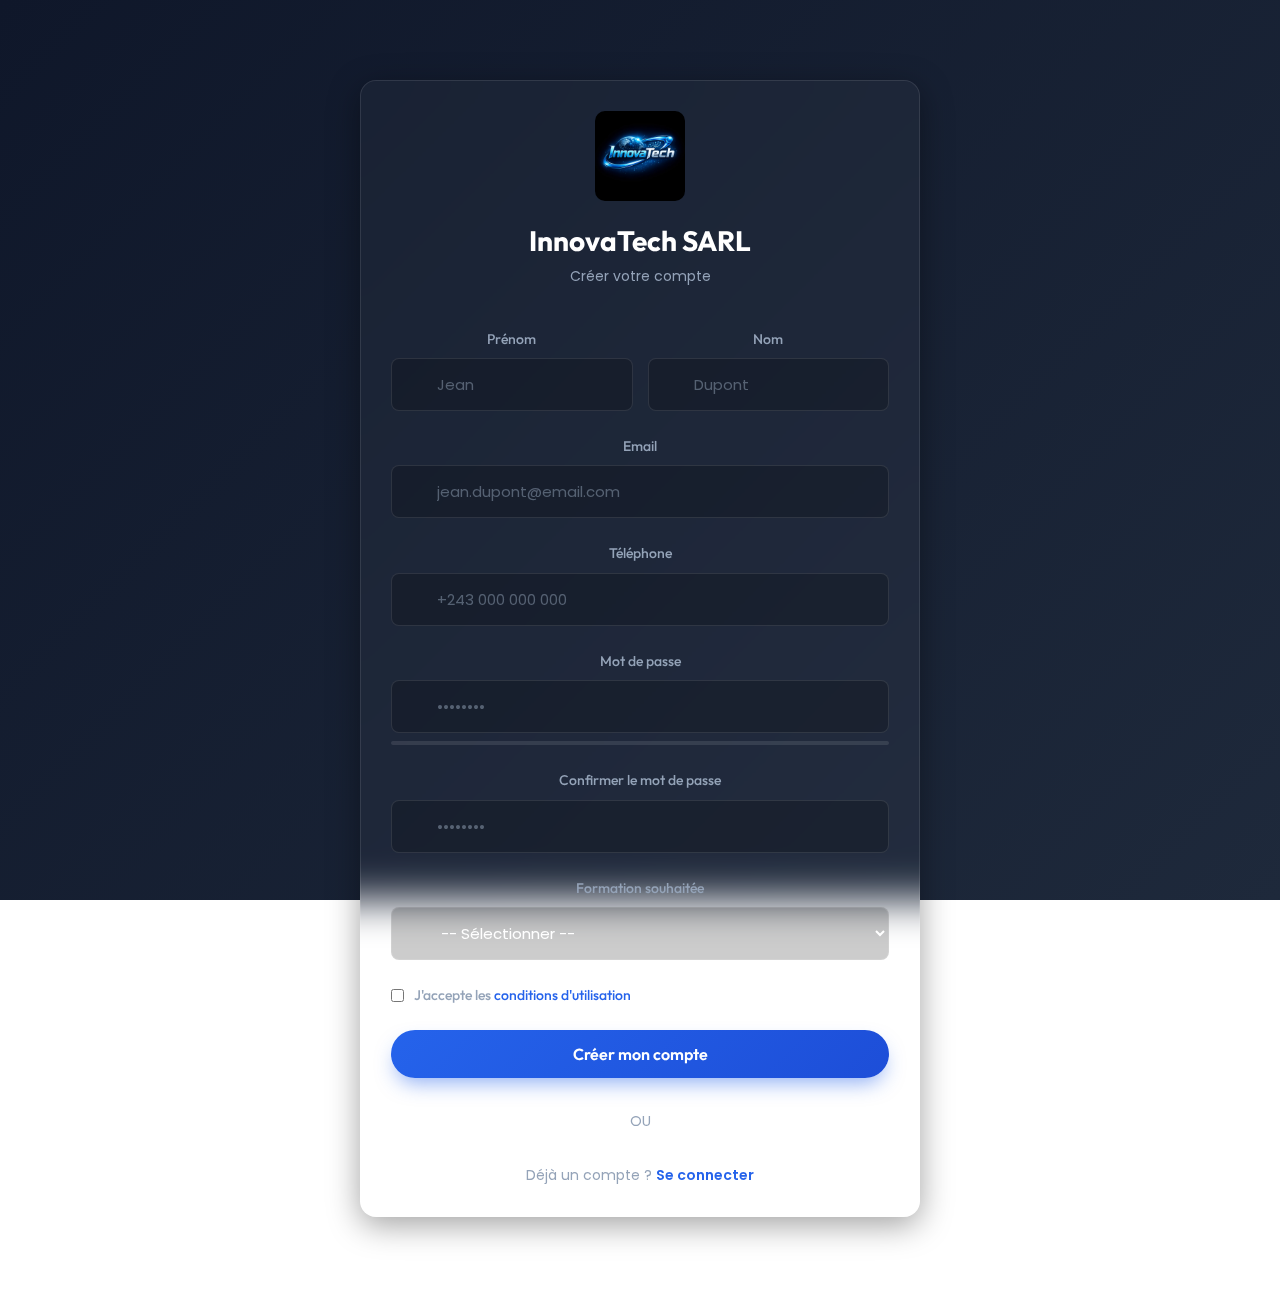
<file: register.html>
<!DOCTYPE html>
<html lang="fr">
<head>
    <meta charset="UTF-8">
    <meta name="viewport" content="width=device-width, initial-scale=1.0">
    <title>InnovaTech SARL - Inscription</title>
    <link rel="stylesheet" href="global-design.css">
    <link rel="stylesheet" href="auth.css">
</head>
<body>

<div class="auth-container register-container">
    <div class="glass-container">
        <div class="logo-section">
            <a href="index.html">
                <img src="log1.jpeg" alt="Logo InnovaTech">
            </a>
            <h1>InnovaTech SARL</h1>
            <p>Créer votre compte</p>
        </div>

        <div class="alert alert-success" id="successAlert">
            <span class="material-icons"></span>
            <span>Compte créé avec succès ! Redirection...</span>
        </div>

        <div class="alert alert-error" id="errorAlert">
            <span class="material-icons"></span>
            <span id="errorMessage">Erreur lors de l'inscription</span>
        </div>

        <form id="registerForm">
            <div style="display: grid; grid-template-columns: 1fr 1fr; gap: 15px;">
                <div class="form-group">
                    <label for="prenom">Prénom</label>
                    <div class="input-wrapper">
                        <span class="material-icons"></span>
                        <input type="text" id="prenom" class="form-control form-control-icon" placeholder="Jean" required>
                    </div>
                </div>

                <div class="form-group">
                    <label for="nom">Nom</label>
                    <div class="input-wrapper">
                        <span class="material-icons"></span>
                        <input type="text" id="nom" class="form-control form-control-icon" placeholder="Dupont" required>
                    </div>
                </div>
            </div>

            <div class="form-group">
                <label for="email">Email</label>
                <div class="input-wrapper">
                    <span class="material-icons"></span>
                    <input type="email" id="email" class="form-control form-control-icon" placeholder="jean.dupont@email.com" required>
                </div>
            </div>

            <div class="form-group">
                <label for="telephone">Téléphone</label>
                <div class="input-wrapper">
                    <span class="material-icons"></span>
                    <input type="tel" id="telephone" class="form-control form-control-icon" placeholder="+243 000 000 000" required>
                </div>
            </div>

            <div class="form-group">
                <label for="password">Mot de passe</label>
                <div class="input-wrapper">
                    <span class="material-icons"></span>
                    <input type="password" id="password" class="form-control form-control-icon" placeholder="••••••••" required>
                </div>
                <div class="password-strength">
                    <div class="password-strength-bar" id="strengthBar"></div>
                </div>
            </div>

            <div class="form-group">
                <label for="confirmPassword">Confirmer le mot de passe</label>
                <div class="input-wrapper">
                    <span class="material-icons"></span>
                    <input type="password" id="confirmPassword" class="form-control form-control-icon" placeholder="••••••••" required>
                </div>
            </div>

            <div class="form-group">
                <label for="formation">Formation souhaitée</label>
                <div class="input-wrapper">
                    <span class="material-icons"></span>
                    <select id="formation" class="form-control form-control-icon" required>
                        <option value="">-- Sélectionner --</option>
                        <option value="dev-web">Développement Web & Applications</option>
                        <option value="admin-reseau">Administration Réseau & Télécom</option>
                        <option value="gestion-entreprises">Gestion des Entreprises Publiques</option>
                        <option value="base-donnees">Base de Données</option>
                        <option value="cybersecurite">Cybersécurité</option>
                        <option value="maintenance">Maintenance Informatique</option>
                    </select>
                </div>
            </div>

            <div class="form-group" style="display: flex; align-items: center; gap: 10px;">
                <input type="checkbox" id="terms" required style="accent-color: var(--primary);">
                <label for="terms" style="margin-bottom: 0;">
                    J'accepte les <a href="#">conditions d'utilisation</a>
                </label>
            </div>

            <button type="submit" class="btn-primary" id="registerBtn" style="width: 100%;">
                Créer mon compte
            </button>

            <div class="loading" id="loading">
                <div class="spinner"></div>
                <span style="margin-left: 10px;">Création du compte...</span>
            </div>
        </form>

        <div class="divider">
            <span style="background: transparent;">OU</span>
        </div>

        <div class="auth-link">
            <p>Déjà un compte ? <a href="login.html">Se connecter</a></p>
        </div>
    </div>
</div>

<script>
const registerForm = document.getElementById('registerForm');
const registerBtn = document.getElementById('registerBtn');
const loading = document.getElementById('loading');
const successAlert = document.getElementById('successAlert');
const errorAlert = document.getElementById('errorAlert');
const errorMessage = document.getElementById('errorMessage');
const passwordInput = document.getElementById('password');
const confirmPasswordInput = document.getElementById('confirmPassword');
const strengthBar = document.getElementById('strengthBar');

passwordInput.addEventListener('input', function() {
    const password = this.value;
    let strength = 0;
    
    if (password.length >= 8) strength++;
    if (password.match(/[a-z]/) && password.match(/[A-Z]/)) strength++;
    if (password.match(/[0-9]/)) strength++;
    if (password.match(/[^a-zA-Z0-9]/)) strength++;
    
    strengthBar.className = 'password-strength-bar';
    
    if (password.length > 0) {
        if (strength <= 1) {
            strengthBar.classList.add('strength-weak');
        } else if (strength === 2) {
            strengthBar.classList.add('strength-medium');
        } else {
            strengthBar.classList.add('strength-strong');
        }
    }
});

registerForm.addEventListener('submit', async function(e) {
    e.preventDefault();
    
    const prenom = document.getElementById('prenom').value.trim();
    const nom = document.getElementById('nom').value.trim();
    const email = document.getElementById('email').value.trim();
    const telephone = document.getElementById('telephone').value.trim();
    const password = passwordInput.value;
    const confirmPassword = confirmPasswordInput.value;
    const formation = document.getElementById('formation').value;
    const terms = document.getElementById('terms').checked;
    
    if (!prenom || !nom || !email || !telephone || !password || !confirmPassword || !formation) {
        showError('Veuillez remplir tous les champs');
        return;
    }
    
    if (password !== confirmPassword) {
        showError('Les mots de passe ne correspondent pas');
        return;
    }
    
    if (password.length < 8) {
        showError('Le mot de passe doit contenir au moins 8 caractères');
        return;
    }
    
    if (!terms) {
        showError('Veuillez accepter les conditions d\'utilisation');
        return;
    }
    
    registerBtn.disabled = true;
    loading.style.display = 'block';
    hideAlerts();
    
    await new Promise(resolve => setTimeout(resolve, 2000));
    
    let users = JSON.parse(localStorage.getItem('innovatech_users')) || [];
    
    if (users.find(u => u.email === email)) {
        showError('Cet email est déjà utilisé');
        registerBtn.disabled = false;
        loading.style.display = 'none';
        return;
    }
    
    const newUser = {
        id: Date.now(),
        prenom,
        nom,
        email,
        telephone,
        password,
        formation,
        role: 'user',
        createdAt: new Date().toISOString()
    };
    
    users.push(newUser);
    localStorage.setItem('innovatech_users', JSON.stringify(users));
    
    showSuccess();
    
    setTimeout(() => {
        window.location.href = 'login.html';
    }, 2000);
});

function showSuccess() {
    successAlert.style.display = 'flex';
    errorAlert.style.display = 'none';
}

function showError(message) {
    errorMessage.textContent = message;
    errorAlert.style.display = 'flex';
    successAlert.style.display = 'none';
}

function hideAlerts() {
    successAlert.style.display = 'none';
    errorAlert.style.display = 'none';
}

window.addEventListener('load', function() {
    const session = JSON.parse(localStorage.getItem('innovatech_session'));
    if (session && session.user) {
        window.location.href = 'login.html';
    }
});
</script>

</body>
</html>
</file>
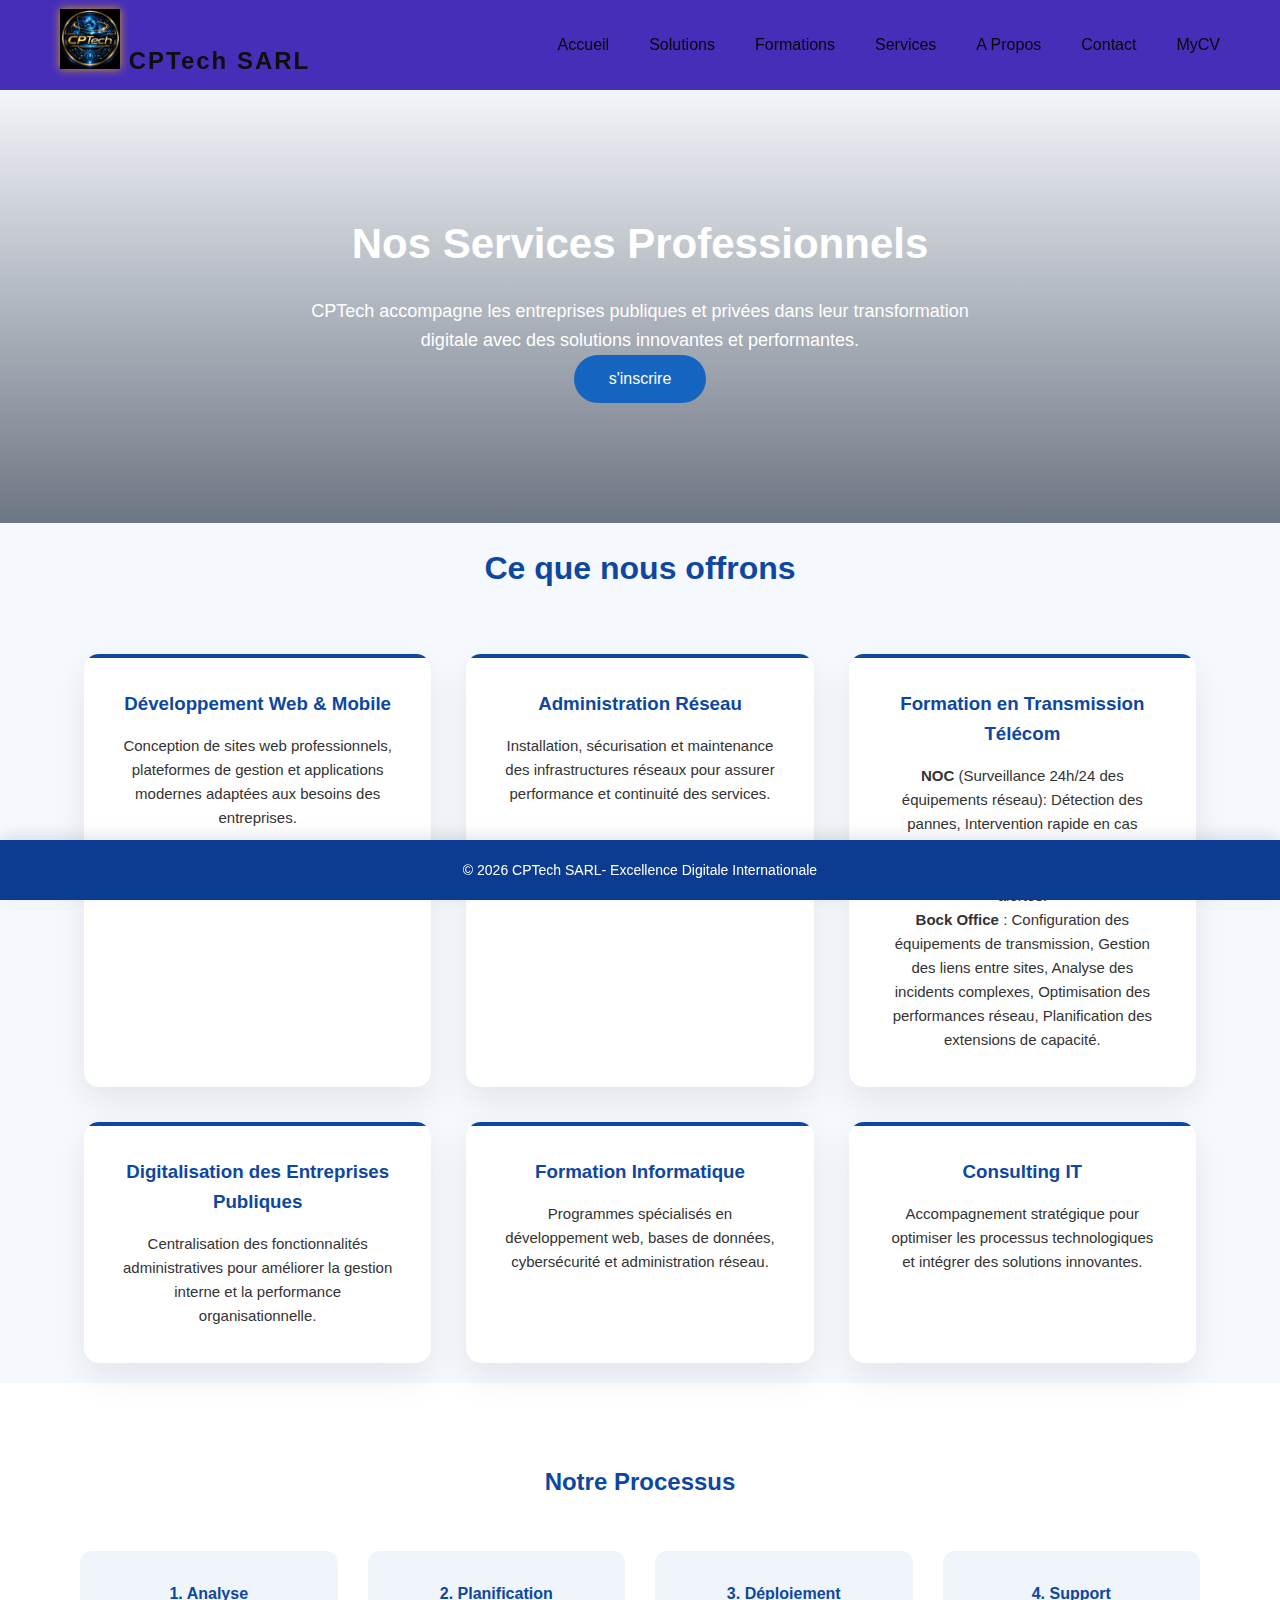
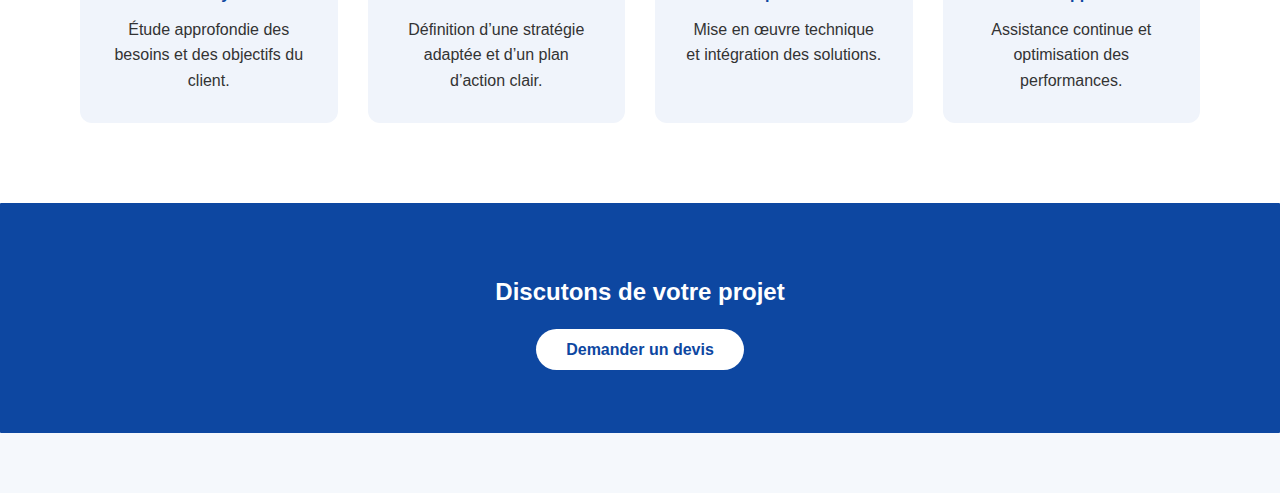
<file: service.html>
<!DOCTYPE html>
<html lang="fr">
<head>
<meta charset="UTF-8">
<meta name="viewport" content="width=device-width, initial-scale=1.0">
<title>CPTech SARL</title>
<link rel="stylesheet" href="styleMenuMobF.css">
<link rel="stylesheet" href="styleservice.css">
</head>
<body>

<!-- NAVBAR -->
<nav>
<div class="logo">
     <a href="index.html">
        <img src="logo_1CPtech.png" alt="Logo CPTech" height="60">
    </a>
    
    <a href="index.html">
       CPTech SARL
    </a>
    
</div>
    <ul class="nav-links">
        <li><a href="index.html">Accueil</a></li>
        <li><a href="solution.html">Solutions</a></li>
        <li><a href="formation.html">Formations</a></li>
        <li><a href="service.html">Services</a></li>
        <li><a href="about.html">A Propos</a></li>
        <li><a href="contact.html">Contact</a></li>
        <li><a href="#mycv.html">MyCV</a></li>
    </ul>

    <div class="hamburger">
        <span></span>
        <span></span>
        <span></span>
    </div>
</nav>

<!-- CORPS -->

<section class="hero">
    <h2>Nos Services Professionnels</h2>
    <p>CPTech accompagne les entreprises publiques et privées dans leur transformation digitale avec des solutions innovantes et performantes.</p>
     <a href="inscription.html"> <button class="btn">s'inscrire</button></a>
</section>

<section class="services">
    <h2>Ce que nous offrons</h2>

    <div class="service-grid">

        <div class="service-card">
            <h3>Développement Web & Mobile</h3>
            <p>Conception de sites web professionnels, plateformes de gestion et applications modernes adaptées aux besoins des entreprises.</p>
        </div>

        <div class="service-card">
            <h3>Administration Réseau</h3>
            <p>Installation, sécurisation et maintenance des infrastructures réseaux pour assurer performance et continuité des services.</p>
        </div>

        <div class="service-card">
            <h3>Formation en Transmission Télécom</h3>
            <p><strong>NOC</strong> (Surveillance 24h/24 des équipements réseau): Détection des pannes, Intervention rapide en cas d’incident, Supervision de la performance du réseau et Sécurité et gestion des alertes.</p>
        <p><strong>Bock Office</strong> : Configuration des équipements de transmission, Gestion des liens entre sites, Analyse des incidents complexes, Optimisation des performances réseau, Planification des extensions de capacité.</p>
        </div>

        <div class="service-card">
            <h3>Digitalisation des Entreprises Publiques</h3>
            <p>Centralisation des fonctionnalités administratives pour améliorer la gestion interne et la performance organisationnelle.</p>
        </div>

        <div class="service-card">
            <h3>Formation Informatique</h3>
            <p>Programmes spécialisés en développement web, bases de données, cybersécurité et administration réseau.</p>
        </div>

        <div class="service-card">
            <h3>Consulting IT</h3>
            <p>Accompagnement stratégique pour optimiser les processus technologiques et intégrer des solutions innovantes.</p>
        </div>

    </div>
</section>

<section class="process">
    <h2>Notre Processus</h2>
    <div class="steps">
        <div class="step">
            <h4>1. Analyse</h4>
            <p>Étude approfondie des besoins et des objectifs du client.</p>
        </div>
        <div class="step">
            <h4>2. Planification</h4>
            <p>Définition d’une stratégie adaptée et d’un plan d’action clair.</p>
        </div>
        <div class="step">
            <h4>3. Déploiement</h4>
            <p>Mise en œuvre technique et intégration des solutions.</p>
        </div>
        <div class="step">
            <h4>4. Support</h4>
            <p>Assistance continue et optimisation des performances.</p>
        </div>
    </div>
</section>

<section class="cta">
    <h2>Discutons de votre projet</h2>
    <br>
    <a href="contact.html">Demander un devis</a>
</section>
<!-- FOOTER FIXE -->
<footer>
    <p>&copy; 2026 CPTech SARL- Excellence Digitale Internationale</p>
</footer>
<script>

/* Scroll effect */
window.addEventListener("scroll", function(){
    document.querySelector("nav")
    .classList.toggle("scrolled", window.scrollY > 50);
});

/* Mobile toggle */
const hamburger = document.querySelector(".hamburger");
const navLinks = document.querySelector(".nav-links");

hamburger.addEventListener("click", () => {
    navLinks.classList.toggle("active");
    hamburger.classList.toggle("active");
});

</script>

</body>
</html>
</file>
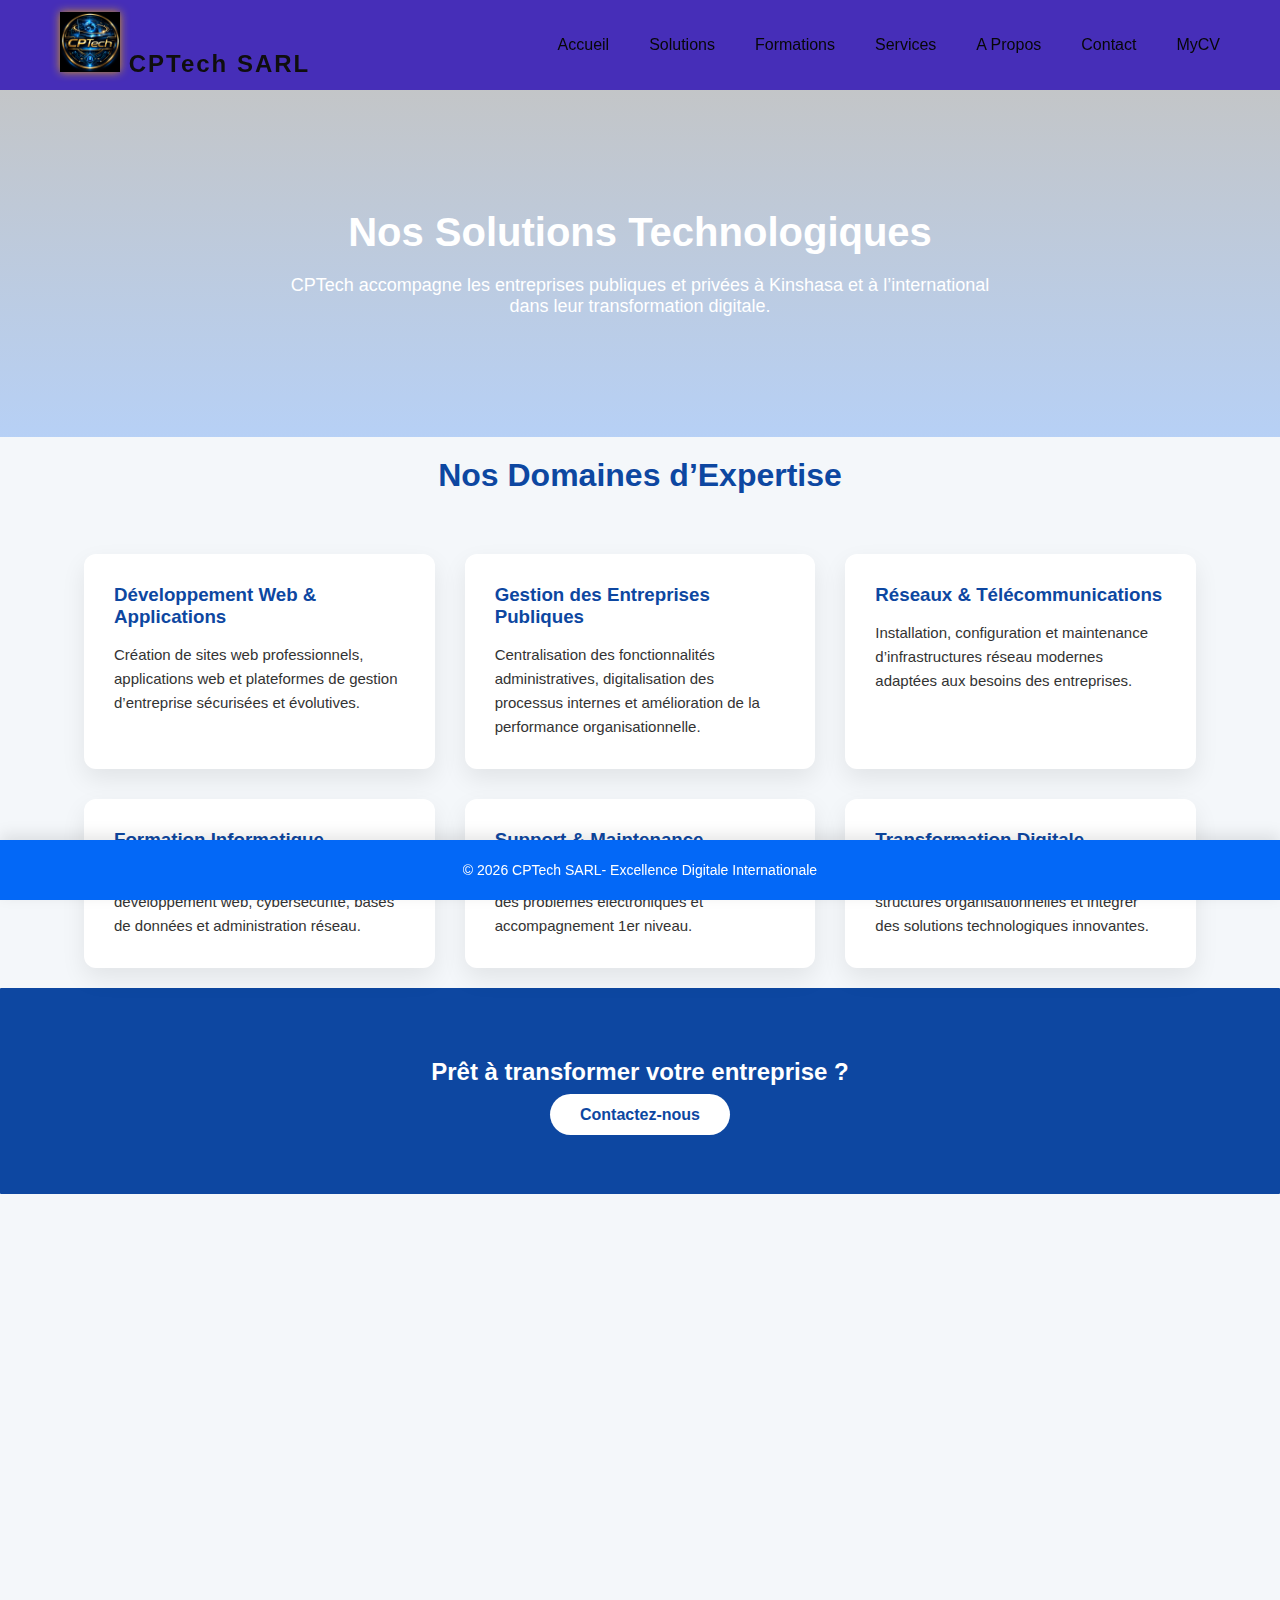
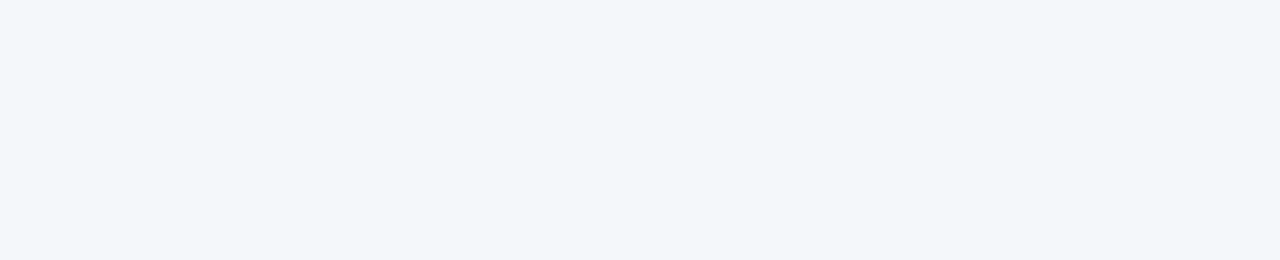
<file: solution.html>
<!DOCTYPE html>
<html lang="fr">
<head>
<meta charset="UTF-8">
<meta name="viewport" content="width=device-width, initial-scale=1.0">
<title>CPTech SARL</title>
<link rel="stylesheet" href="styleMenuMobF.css">
<link rel="stylesheet" href="stylesolution.css">
</head>
<body>

<!-- NAVBAR -->
<nav>
<div class="logo">
   <a href="index.html">
        <img src="logo_1CPtech.png" alt="Logo CPTech" height="60">
    </a>
    
    <a href="index.html">
       CPTech SARL
    </a>
    
</div>
    <ul class="nav-links">
        <li><a href="index.html">Accueil</a></li>
        <li><a href="solution.html">Solutions</a></li>
        <li><a href="formation.html">Formations</a></li>
        <li><a href="service.html">Services</a></li>
        <li><a href="about.html">A Propos</a></li>
        <li><a href="contact.html">Contact</a></li>
        <li><a href="#mycv.html">MyCV</a></li>
    </ul>

    <div class="hamburger">
        <span></span>
        <span></span>
        <span></span>
    </div>
</nav>

<!-- CORPS -->

<section class="hero">
    <h2>Nos Solutions Technologiques</h2>
    <p>CPTech accompagne les entreprises publiques et privées à Kinshasa et à l’international dans leur transformation digitale.</p>
</section>

<section class="solutions">
    <h2>Nos Domaines d’Expertise</h2>

    <div class="solution-grid">
        <div class="card">
            <h3>Développement Web & Applications</h3>
            <p>Création de sites web professionnels, applications web et plateformes de gestion d’entreprise sécurisées et évolutives.</p>
        </div>

        <div class="card">
            <h3>Gestion des Entreprises Publiques</h3>
            <p>Centralisation des fonctionnalités administratives, digitalisation des processus internes et amélioration de la performance organisationnelle.</p>
        </div>

        <div class="card">
            <h3>Réseaux & Télécommunications</h3>
            <p>Installation, configuration et maintenance d’infrastructures réseau modernes adaptées aux besoins des entreprises.</p>
        </div>

        <div class="card">
            <h3>Formation Informatique</h3>
            <p>Programmes professionnels en développement web, cybersécurité, bases de données et administration réseau.</p>
        </div>

        <div class="card">
            <h3>Support & Maintenance</h3>
            <p>Assistance technique continue, résolution des problèmes électroniques et accompagnement 1er niveau.</p>
        </div>

        <div class="card">
            <h3>Transformation Digitale</h3>
            <p>Conseil stratégique pour moderniser les structures organisationnelles et intégrer des solutions technologiques innovantes.</p>
        </div>
    </div>
</section>

<section class="cta">
    <h2>Prêt à transformer votre entreprise ?</h2>
    <a href="contact.html">Contactez-nous</a>
</section>


<!-- FOOTER FIXE -->
<footer>
    <p>&copy; 2026 CPTech SARL- Excellence Digitale Internationale</p>
</footer>
<script>

/* Scroll effect */
window.addEventListener("scroll", function(){
    document.querySelector("nav")
    .classList.toggle("scrolled", window.scrollY > 50);
});

/* Mobile toggle */
const hamburger = document.querySelector(".hamburger");
const navLinks = document.querySelector(".nav-links");

hamburger.addEventListener("click", () => {
    navLinks.classList.toggle("active");
    hamburger.classList.toggle("active");
});

</script>

</body>
</html>
</file>
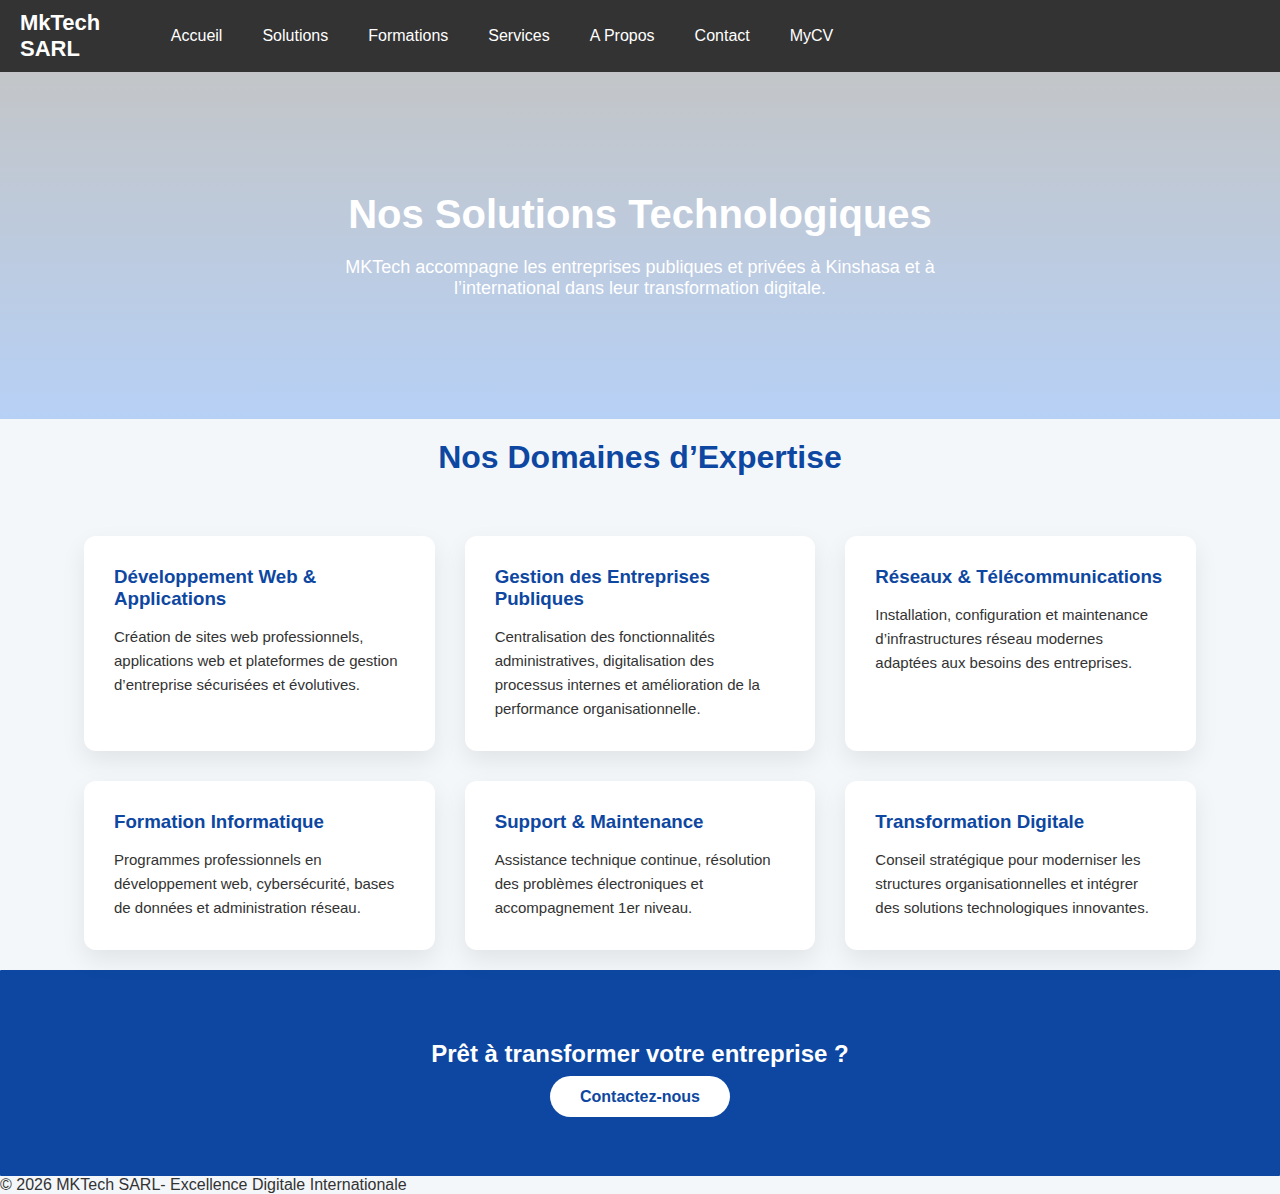
<file: solutions.html>
<!DOCTYPE html>
<html lang="fr">
<head>
<meta charset="UTF-8">
<meta name="viewport" content="width=device-width, initial-scale=1.0">
<title>MKTech SARL - Excellence Digitale</title>
<link rel="stylesheet" href="styleMenuMob.css">
<link rel="stylesheet" href="stylesolution.css">
</head>

<body>

<nav class="navbar">
    <div class="logo">MkTech SARL</div>
    <div class="menu-toggle" id="menu-toggle">&#9776;</div>
    <ul class="menu" id="menu">
       <li><a href="index.html">Accueil</a></li>
        <li><a href="#">Solutions</a></li>
        <li><a href="formation.html">Formations</a></li>
        <li><a href="service.html">Services</a></li>
        <li><a href="about.html">A Propos</a></li>
        <li><a href="contact.html">Contact</a></li>
        <li><a href="mycv.html">MyCV</a></li>
    </ul>
  </nav>
<script src="javascrptMenus.js"></script>
<section class="hero">
    <h2>Nos Solutions Technologiques</h2>
    <p>MKTech accompagne les entreprises publiques et privées à Kinshasa et à l’international dans leur transformation digitale.</p>
</section>

<section class="solutions">
    <h2>Nos Domaines d’Expertise</h2>

    <div class="solution-grid">
        <div class="card">
            <h3>Développement Web & Applications</h3>
            <p>Création de sites web professionnels, applications web et plateformes de gestion d’entreprise sécurisées et évolutives.</p>
        </div>

        <div class="card">
            <h3>Gestion des Entreprises Publiques</h3>
            <p>Centralisation des fonctionnalités administratives, digitalisation des processus internes et amélioration de la performance organisationnelle.</p>
        </div>

        <div class="card">
            <h3>Réseaux & Télécommunications</h3>
            <p>Installation, configuration et maintenance d’infrastructures réseau modernes adaptées aux besoins des entreprises.</p>
        </div>

        <div class="card">
            <h3>Formation Informatique</h3>
            <p>Programmes professionnels en développement web, cybersécurité, bases de données et administration réseau.</p>
        </div>

        <div class="card">
            <h3>Support & Maintenance</h3>
            <p>Assistance technique continue, résolution des problèmes électroniques et accompagnement 1er niveau.</p>
        </div>

        <div class="card">
            <h3>Transformation Digitale</h3>
            <p>Conseil stratégique pour moderniser les structures organisationnelles et intégrer des solutions technologiques innovantes.</p>
        </div>
    </div>
</section>

<section class="cta">
    <h2>Prêt à transformer votre entreprise ?</h2>
    <a href="contact.html">Contactez-nous</a>
</section>

<footer>
    <p>&copy; 2026 MKTech SARL- Excellence Digitale Internationale </p>
</footer>
</body>
</html>
</file>
<file: styleMenuMobF.css>
/* ================= GLOBAL ================= */
*{
    margin:0;
    padding:0;
    box-sizing:border-box;
    font-family:'Segoe UI',sans-serif;
}

body{
    min-height:200vh;
    padding-top:90px; /* pour navbar fixe */
    margin-bottom:60px; /* espace pour footer */
    background:#f5f7fb;
}

.logo a {
    text-decoration: none;
    color: inherit;
    font-size:  24px;
    font-weight:bold ;
    letter-spacing: 2px;
    transition: 0.4s ease;
}
.logo a:hover{
    text-decoration: none;
}
.logo img {
    height: 60px;
    transition: transform 0.3s ease;
    filter: drop-shadow(0 0 5px #d49c1a);
}

header {
    background-color: #0a1f3d; /* Bleu foncé */
    padding: 15px 40px;
}

header {
    background-color: #000; /* noir */
    padding: 10px 30px;
}

/* Effet au survol */
.logo img:hover {
    transform: scale(1.05);
}
/* ================= NAVBAR ================= */
nav{
    position:fixed;
    top:0;
    left:0;
    width:100%;
    height:90px;
    display:flex;
    justify-content:space-between;
    align-items:center;
    padding:0 60px;
    backdrop-filter:blur(15px);
     background:lab(27.85% 43.3 -72.55 / 0.97);
    transition:0.4s;
    z-index:1000;
}

nav.scrolled{
    background:lab(27.85% 43.3 -72.55 / 0.97);
    box-shadow:0 8px 25px rgba(251, 7, 7, 0.15);
}

/* Logo */
.logo{
    font-size:22px;
    font-weight:700;
    color:#0f0e0e;
}

nav.scrolled .logo{
    color:rgb(255, 255, 255);
}

/* ================= LINKS ================= */
.nav-links{
    list-style:none;
    display:flex;
    gap:40px;
}

.nav-links > li{
    position:relative;
}

.nav-links a{
    text-decoration:none;
   color:#070707;
    font-weight:500;
    transition:0.3s;
}

nav.scrolled .nav-links a{
    color:rgb(255, 255, 255);
}

/* ================= MEGA MENU ================= */
/*.mega-menu{
    position:absolute;
    top:60px;
    left:-200px;
    width:700px;
    background:white;
    padding:30px;
    display:flex;
    justify-content:space-between;
    opacity:0;
    visibility:hidden;
    transform:translateY(20px);
    transition:0.4s;
    box-shadow:0 20px 40px rgba(247, 4, 4, 0.15);
    border-radius:12px;
    z-index:999;
}
.nav-links li:hover .mega-menu{
    opacity:1;
    visibility:visible;
    transform:translateY(0);
}
*/

.mega-column{
    width:30%;
}

.mega-column h4{
    margin-bottom:15px;
    color:#0d47a1;
}

.mega-column a{
    display:block;
    margin-bottom:10px;
    font-size:14px;
    color:#555;
}

.mega-column a:hover{
    color:#00c6ff;
}

/* ================= CTA BUTTON ================= */
.cta{
    padding:8px 20px;
    background:#00c6ff;
    color:white !important;
    border-radius:25px;
}

/* ================= HAMBURGER ================= */
.hamburger{
    display:none;
    flex-direction:column;
    cursor:pointer;
}

.hamburger span{
    width:28px;
    height:3px;
    background:#050505;
    margin:5px 0;
    transition:0.3s;
}

nav.scrolled .hamburger span{
    background:white;
}

.hamburger.active span:nth-child(1){
    transform:rotate(45deg) translate(6px,6px);
}
.hamburger.active span:nth-child(2){
    opacity:0;
}
.hamburger.active span:nth-child(3){
    transform:rotate(-45deg) translate(7px,-7px);
}

/* ================= MOBILE ================= */
@media(max-width:1000px){
    nav{
        padding:0 25px;
    }

    .nav-links{
        position:absolute;
        top:90px;
        right:0;
        background:#180364f7;
        flex-direction:column;
        width:100px;
        height:calc(80vh - 80px);
        align-items:center;
        justify-content:center;
        transform:translateX(100%);
        transition:0.4s;
    }

    .nav-links.active{
        transform:translateX(0);
    }

    .nav-links a{
        color:white;
        font-size:18px;
    }

    .mega-menu{
        display:none;
    }

    .hamburger{
        display:flex;
    }
}

/* ================= FOOTER FIXE ================= */
footer{
    position:fixed;
    bottom:0;
    left:0;
    width:100%;
    height:60px;
    background:#0368f7;
    color:white;
    display:flex;
    justify-content:center;
    align-items:center;
    font-size:14px;
    z-index:1000;
    box-shadow:0 -5px 15px rgba(0, 0, 0, 0.1);
}

footer a{
    color:#f5f3f8;
    text-decoration:none;
    margin-left:5px;
}
</file>
<file: styleindex.css>
*{
    margin:0;
    padding:0;
    box-sizing:border-box;
}

body{
    font-family:'Segoe UI', sans-serif;
    background:#f5f7fa;
    color:#333;
}

.logo a {
    text-decoration: none;
    color: inherit;
}
.logo a:hover{
    text-decoration: none;
}

/*photo mulitple */

.slider button {
  position: absolute;
  top: 50%;
  transform: translateY(-50%);
  background-color: rgba(0,0,0,0.5);
  border: none;
  color: white;
  font-size: 30px;
  padding: 5px 12px;
  cursor: pointer;
  border-radius: 5px;
}

.prev { left: 10px; }
.next { right: 10px; }
.slider {
  width: 100%;
  max-width: 800px;
  height: 400px;
  margin: auto;
  overflow: hidden;
  border-radius: 10px;
  position: relative;
}

.slides {
  display: flex;
  width: 270%; /* nombre d'images x 100% */
  animation: slide 12s linear infinite;
}

.slides img {
  width: 90%;
  height: auto;
}

/* Animation : gauche → droite */
@keyframes slide {
  0% { transform: translateX(0); }
  33% { transform: translateX(-100%); }
  66% { transform: translateX(-200%); }
  100% { transform: translateX(0); }
}

/* HERO SECTION */
.hero{
    height:100vh;
    background:linear-gradient(rgba(15, 15, 15, 0.311), rgba(85, 80, 161, 0.108)),
    url("https://www.riseup.ai/hubfs/formation-salaries-entreprise.jpg");
    background-size:cover;
    background-position:center;
    display:flex;
    justify-content:center;
    align-items:center;
    text-align:center;
    color:white;
    padding:20px;
}

.hero-content{
    animation:fadeIn 2s ease;
}

.hero h1{
    font-size:55px;
    margin-bottom:20px;
    letter-spacing:3px;
}

.hero p{
    font-size:20px;
    margin-bottom:30px;
    opacity:0.9;
}

.btn{
    padding:15px 35px;
    background:#1565c0;
    border:none;
    color:white;
    font-size:16px;
    border-radius:30px;
    cursor:pointer;
    transition:0.4s;
}

.btn:hover{
    background:white;
    color:#1565c0;
    transform:scale(1.05);
}

/* SECTION CORPORATE */
.section{
    padding:100px 60px;
    text-align:center;
}

.section h2{
    font-size:35px;
    margin-bottom:20px;
    color:#1565c0;
}

.section p{
    max-width:800px;
    margin:auto;
    font-size:18px;
    line-height:1.6;
}

/* CARDS */
.cards{
    display:flex;
    justify-content:center;
    gap:30px;
    margin-top:50px;
    flex-wrap:wrap;
}

.card{
    background:white;
    padding:40px;
    border-radius:15px;
    width:300px;
    box-shadow:0 15px 40px rgba(0,0,0,0.1);
    transition:0.4s;
}

.card:hover{
    transform:translateY(-10px);
}

.card h3{
    color:#1565c0;
    margin-bottom:15px;
}

/* FOOTER */
footer{
    background:#0d47a1;
    color:white;
    text-align:center;
    padding:30px;
}

/* ANIMATION */
@keyframes fadeIn{
    from{opacity:0; transform:translateY(30px);}
    to{opacity:1; transform:translateY(0);}
}

@media(max-width:768px){
    .hero h1{
        font-size:35px;
    }
}
</file>
<file: stylepropos.css>
*{
    margin:0;
    padding:0;
    box-sizing:border-box;
}

body{
    font-family:'Segoe UI', sans-serif;
    background:#f5f7fa;
    color:#333;
}
/* HERO */
.hero{
    background:linear-gradient(rgba(16, 16, 17, 0.21), rgba(68, 7, 237, 0.286)),
    url("https://images.unsplash.com/photo-1521737604893-d14cc237f11d");
    background-size:cover;
    background-position:center;
    height:60vh;
    display:flex;
    justify-content:center;
    align-items:center;
    color:rgb(247, 246, 251);
    text-align:center;
    padding:20px;
}

.hero h1{
    font-size:55px;
    margin-bottom:20px;
    letter-spacing:3px;
}

.hero p{
    font-size:20px;
    margin-bottom:30px;
    opacity:0.9;
}

.btn{
    padding:15px 35px;
    background:#1565c0;
    border:none;
    color:white;
    font-size:16px;
    border-radius:30px;
    cursor:pointer;
    transition:0.4s;
}

.btn:hover{
    background:white;
    color:#1565c0;
    transform:scale(1.05);
}

/* SECTION CORPORATE */
.section{
    padding:100px 60px;
    text-align:center;
}

.section h2{
    font-size:35px;
    margin-bottom:20px;
    color:#1565c0;
}

.section p{
    max-width:800px;
    margin:auto;
    font-size:18px;
    line-height:1.6;
}

/* CARDS */
.cards{
    display:flex;
    justify-content:center;
    gap:30px;
    margin-top:50px;
    flex-wrap:wrap;
}

.card{
    background:white;
    padding:40px;
    border-radius:15px;
    width:300px;
    box-shadow:0 15px 40px rgba(0,0,0,0.1);
    transition:0.4s;
}

.card:hover{
    transform:translateY(-10px);
}

.card h3{
    color:#1565c0;
    margin-bottom:15px;
}

.director{
    background: linear-gradient(135deg,#1f3c66, #142a47);
    padding: 40px 30px;
    border-radius: 12px;
    color: white;
    margin: 30px 0;
    box-shadow: 0 8px 25px rgba(0,0,0,0.15);
    transition: 0.3s ease;
}

.director:hover{
    transform: translateY(-5px);
    box-shadow: 0 12px 35px rgba(0,0,0,0.25);
}
.director h2::after{
    content: "";
    width: 60px;
    height: 3px;
    background: #00c6ff;
    position: absolute;
    bottom: -8px;
    left: 0;
    border-radius: 5px;
}
.director p{
    font-size: 16px;
    line-height: 1.7;
    opacity: 0.9;
    margin-top: 20px;
    max-width: 600px;
    text-align:justify;
}
/* FOOTER */
footer{
    background:#0d47a1;
    color:white;
    text-align:center;
    padding:30px;
}

/* ANIMATION */
@keyframes fadeIn{
    from{opacity:0; transform:translateY(30px);}
    to{opacity:1; transform:translateY(0);}
}

@media(max-width:768px){
    .hero h1{
        font-size:30px;
    }
}
</file>
<file: stylecontact.css>
body {
            margin: 0;
            font-family: 'Segoe UI', sans-serif;
            background-color: #f4f6f9;
        }

        header {
            background: linear-gradient(90deg, #0660e7, #2a2d30);
            color: white;
            padding: 25px;
            text-align: center;
        }

        .container {
            max-width: 1100px;
            margin: auto;
            padding: 50px 20px;
        }

        h2 {
            text-align: center;
            color: #0d47a1;
        }

        .contact-grid {
            display: grid;
            grid-template-columns: repeat(auto-fit, minmax(300px, 1fr));
            gap: 30px;
            margin-top: 30px;
        }

        .card {
            background: white;
            padding: 25px;
            border-radius: 10px;
            box-shadow: 0 4px 10px rgba(0,0,0,0.1);
        }

        label {
            font-weight: bold;
        }

        input, textarea {
            width: 100%;
            padding: 10px;
            margin: 8px 0 20px 0;
            border-radius: 5px;
            border: 1px solid #ccc;
        }

        button {
            background: #0d47a1;
            color: white;
            padding: 12px;
            border: none;
            border-radius: 5px;
            width: 100%;
            font-size: 16px;
            cursor: pointer;
        }

        button:hover {
            background: #1565c0;
        }

        .success {
            display: none;
            background: #e8f5e9;
            color: green;
            padding: 15px;
            border-radius: 5px;
            text-align: center;
        }

        iframe {
            width: 100%;
            height: 250px;
            border-radius: 10px;
            border: none;
        }

        footer {
            background: #0b3c91;
            color: white;
            text-align: center;
            padding: 15px;
            margin-top: 40px;
        }
   
        @media(max-width: 768px){
            .hero h1 {
                font-size: 28px;
            }
        }
</file>
<file: styleformation.css>
body {
            margin: 0;
            font-family: 'Segoe UI', sans-serif;
            background-color: #f4f6f9;
        }

        header {
            background: linear-gradient(90deg, #1e1f20, #8aaed6);
            color: white;
            padding: 25px;
            text-align: center;
        }
        .hero {
            background: linear-gradient(rgba(87, 93, 100, 0.281), rgba(73, 97, 133, 0.85)),
            url('https://www.we-paie.com/wp-content/uploads/2021/07/formation-professionnelle.jpeg');
            background-size: cover;
            background-position: center;
            color: white;
            padding: 100px 20px;
            text-align: center;
        }

        .hero h1 {
            font-size: 42px;
        }

        .hero p {
            font-size: 18px;
        }

        .btn {
            background: white;
            color: #0d47a1;
            padding: 12px 25px;
            border-radius: 5px;
            border: none;
            font-weight: bold;
            cursor: pointer;
            margin-top: 15px;
        }

        .btn:hover {
            background: #bbdefb;
        }

        .container {
            max-width: 1200px;
            margin: auto;
            padding: 50px 20px;
            text-align: center;
        }

        h2 {
            text-align: center;
            color: #0d47a1;
            margin-bottom: 40px;
            text-align: center;
        }
.container p{
    text-align: justify;
}
        .courses {
            display: grid;
            grid-template-columns: repeat(auto-fit, minmax(260px, 1fr));
            gap: 25px;
        }

        .card {
            background: white;
            padding: 25px;
            border-radius: 10px;
            box-shadow: 0 4px 10px rgba(0,0,0,0.1);
            transition: 0.3s;
            text-align: center;
        }

        .card:hover {
            transform: translateY(-8px);
        }

        .card h3 {
            color: #1565c0;
            text-align: center;
        }
        .card p {
            color: #121212;
            text-align: center;
        }

        .about {
            background: #e3f2fd;
            padding: 40px;
            border-radius: 10px;
        }

        .contact {
            background: #6b8191;
            color: white;
            padding: 40px;
            border-radius: 10px;
            text-align: center;
        }

        footer {
            background: #0b3c91;
            color: white;
            text-align: center;
            padding: 15px;
            margin-top: 40px;
        }

        @media(max-width: 768px){
            .hero h1 {
                font-size: 28px;
            }
        }
</file>
<file: styleinscription.css>
body {
            margin: 0;
            font-family: 'Segoe UI', sans-serif;
            background-color: #f4f6f9;
        }

        header {
            background: linear-gradient(90deg, #595e64, #ccdbec);
            color: white;
            padding: 25px;
            text-align: center;
        }


        .container {
            max-width: 1000px;
            margin: auto;
            padding: 50px 20px;
        }

        h2 {
            text-align: center;
            color: #0d47a1;
        }

        .form-box {
            background: white;
            padding: 30px;
            border-radius: 10px;
            box-shadow: 0 4px 10px rgba(0,0,0,0.1);
            margin-top: 30px;
        }

        label {
            font-weight: bold;
        }

        input, select, textarea {
            width: 100%;
            padding: 10px;
            margin: 8px 0 20px 0;
            border-radius: 5px;
            border: 1px solid #ccc;
        }

        button {
            background: #0d47a1;
            color: white;
            padding: 12px;
            border: none;
            border-radius: 5px;
            width: 100%;
            font-size: 16px;
            cursor: pointer;
        }

        button:hover {
            background: #1565c0;
        }

        footer {
            background: #0b3c91;
            color: white;
            text-align: center;
            padding: 15px;
            margin-top: 40px;
        }

        .success {
            display: none;
            background: #e8f5e9;
            color: green;
            padding: 15px;
            border-radius: 5px;
            text-align: center;
        }
</file>
<file: global-design.css>
/* =======================================================================
   INNOVATECH SARL - GLOBAL DESIGN SYSTEM
   Premium Dark Glassmorphism Theme
========================================================================== */

@import url('https://fonts.googleapis.com/css2?family=Outfit:wght@300;400;500;600;700;800&family=Poppins:wght@300;400;500;600;700&display=swap');
@import url('https://fonts.googleapis.com/icon?family=Material+Icons');

:root {
    /* Colors */
    --primary: #2563eb;
    --primary-dark: #1d4ed8;
    --secondary: #0f172a;
    --secondary-light: #1e293b;
    --accent: #38bdf8;
    
    /* System Colors */ 
    --success: #10b981;
    --warning: #f59e0b;
    --error: #ef4444;
    
    /* Typography */
    --text: #ffffff;
    --text-muted: #94a3b8;
    
    /* Glassmorphism Surfaces */
    --glass-bg: rgba(255, 255, 255, 0.03);
    --glass-bg-hover: rgba(255, 255, 255, 0.08);
    --glass-border: rgba(255, 255, 255, 0.1);
    --glass-shadow: 0 8px 32px 0 rgba(0, 0, 0, 0.37);
    --glass-blur: blur(20px);
    
    /* Utilities */
    --radius: 16px;
    --radius-lg: 24px;
    --radius-sm: 8px;
    --transition: all 0.3s cubic-bezier(0.4, 0, 0.2, 1);
}

/* ================= BASE STYLES ================= */

* {
    margin: 0;
    padding: 0;
    box-sizing: border-box;
}

body {
    font-family: 'Poppins', sans-serif;
    background: linear-gradient(135deg, var(--secondary), var(--secondary-light));
    background-attachment: fixed;
    color: var(--text);
    line-height: 1.6;
    min-height: 100vh;
    overflow-x: hidden;
    text-align: center;
}

h1, h2, h3, h4, h5, h6 {
    font-family: 'Outfit', sans-serif;
    font-weight: 700;
    line-height: 1.2;
    color: var(--text);
}

a {
    text-decoration: none;
    color: var(--primary);
    transition: var(--transition);
}

a:hover {
    color: var(--accent);
}

/* ================= GLOBAL COMPONENTS ================= */

/* Premium Glass Container (Cards, Panels) */
.glass-container {
    background: var(--glass-bg);
    backdrop-filter: var(--glass-blur);
    -webkit-backdrop-filter: var(--glass-blur);
    border: 1px solid var(--glass-border);
    border-radius: var(--radius);
    box-shadow: var(--glass-shadow);
    padding: 30px;
    transition: var(--transition);
}

.glass-container:hover {
    background: var(--glass-bg-hover);
    transform: translateY(-5px);
    box-shadow: 0 15px 40px 0 rgba(0, 0, 0, 0.45);
}

/* Primary Button */
.btn-primary {
    display: inline-flex;
    align-items: center;
    justify-content: center;
    gap: 10px;
    padding: 14px 28px;
    background: linear-gradient(135deg, var(--primary), var(--primary-dark));
    color: #fff;
    border: none;
    border-radius: 50px;
    font-family: 'Outfit', sans-serif;
    font-weight: 600;
    font-size: 16px;
    cursor: pointer;
    transition: var(--transition);
    box-shadow: 0 10px 20px -5px rgba(37, 99, 235, 0.5);
    position: relative;
    overflow: hidden;
    z-index: 1;
}

.btn-primary::before {
    content: '';
    position: absolute;
    top: 0;
    left: 0;
    width: 100%;
    height: 100%;
    background: linear-gradient(135deg, var(--accent), var(--primary));
    opacity: 0;
    z-index: -1;
    transition: var(--transition);
}

.btn-primary:hover::before {
    opacity: 1;
}

.btn-primary:hover {
    transform: translateY(-3px);
    box-shadow: 0 15px 25px -5px rgba(37, 99, 235, 0.6);
    color: #fff;
}

/* Outline/Glass Button */
.btn-glass {
    display: inline-flex;
    align-items: center;
    justify-content: center;
    gap: 10px;
    padding: 14px 28px;
    background: var(--glass-bg);
    backdrop-filter: var(--glass-blur);
    color: var(--text);
    border: 1px solid var(--glass-border);
    border-radius: 50px;
    font-family: 'Outfit', sans-serif;
    font-weight: 600;
    font-size: 16px;
    cursor: pointer;
    transition: var(--transition);
}

.btn-glass:hover {
    background: var(--glass-bg-hover);
    border-color: rgba(255,255,255,0.3);
    transform: translateY(-3px);
    box-shadow: 0 10px 20px rgba(0,0,0,0.2);
}

/* Forms */
.form-group {
    margin-bottom: 24px;
}

.form-group label {
    display: block;
    margin-bottom: 8px;
    color: var(--text-muted);
    font-family: 'Outfit', sans-serif;
    font-size: 14px;
    font-weight: 500;
}

.form-control {
    width: 100%;
    padding: 14px 20px;
    background: rgba(0, 0, 0, 0.2);
    border: 1px solid var(--glass-border);
    border-radius: var(--radius-sm);
    color: var(--text);
    font-family: 'Poppins', sans-serif;
    font-size: 15px;
    transition: var(--transition);
}

.form-control::placeholder {
    color: rgba(148, 163, 184, 0.5);
}

.form-control:focus {
    outline: none;
    border-color: var(--primary);
    background: rgba(0, 0, 0, 0.3);
    box-shadow: 0 0 0 4px rgba(37, 99, 235, 0.15);
}

/* Typography Utilities */
.text-gradient {
    background: linear-gradient(to right, #fff, var(--text-muted));
    -webkit-background-clip: text;
    -webkit-text-fill-color: transparent;
    background-clip: text;
}

.text-gradient-primary {
    background: linear-gradient(to right, var(--accent), var(--primary));
    -webkit-background-clip: text;
    -webkit-text-fill-color: transparent;
    background-clip: text;  
}

/* Section Formatting */
.page-container {
    max-width: 1200px;
    margin: 0 auto;
    padding: clamp(60px, 10vw, 120px) clamp(15px, 4vw, 20px) clamp(30px, 5vw, 60px); /* Top padding for fixed navbar */
}

/* Reduces top padding for subsequent sections on the same page */
.page-container ~ .page-container,
.page-container + .page-container {
    padding-top: 20px;
}

.section-header {
    text-align: center;
    margin-bottom: 60px;
}

.section-title {
    font-size: clamp(2rem, 4vw, 3rem);
    margin-bottom: 15px;
    background: linear-gradient(to right, #fff, var(--text-muted));
    -webkit-background-clip: text;
    -webkit-text-fill-color: transparent;
}

.section-subtitle {
    color: var(--text-muted);
    font-size: 1.1rem;
    max-width: 700px;
    margin: 0 auto;
}

/* Animations Variables */
.animate-on-scroll {
    opacity: 0;
    transform: translateY(30px);
    transition: 0.8s cubic-bezier(0.4, 0, 0.2, 1);
}

.animate-on-scroll.is-visible {
    opacity: 1;
    transform: translateY(0);
}

 .contact-grid {
            display: grid;
            grid-template-columns: 1fr 1fr;
            gap: 40px;
        }
        @media (max-width: 900px) {
            .contact-grid {
                grid-template-columns: 1fr;
            }
        }
        .info-card h3 {
            font-size: 1.5rem;
            margin-bottom: 25px;
            color: var(--accent);
        }
        .info-card p {
            display: flex;
            align-items: center;
            gap: 15px;
            margin-bottom: 20px;
            color: var(--text-muted);
            font-size: 1.1rem;
        }
        .info-card p .material-icons {
            background: rgba(255,255,255,0.05);
            padding: 10px;
            border-radius: 50%;
            color: var(--primary);
        }
        iframe {
            width: 100%;
            height: 250px;
            border: 0;
            border-radius: var(--radius);
            margin-top: 20px;
            filter: grayscale(100%) invert(90%) contrast(1.2);
        }

        .courses {
            display: grid;
            grid-template-columns: repeat(auto-fit, minmax(320px, 1fr));
            gap: 30px;
            margin-top: 40px;
        }
        .course-card {
            display: flex;
            flex-direction: column;
            gap: 15px;
            text-align: left;
            position: relative;
            overflow: hidden;
        }
        .course-card::before {
            content: '';
            position: absolute;
            top: 0;
            left: 0;
            width: 4px;
            height: 100%;
            background: linear-gradient(to bottom, var(--primary), var(--accent));
            border-radius: 4px 0 0 4px;
        }
        .course-card h3 {
            font-size: 1.4rem;
            color: var(--text);
            margin-bottom: 10px;
        }
        .info-box {
            background: var(--glass-bg);
            padding: 40px;
            border-radius: var(--radius);
            margin-top: 60px;
            text-align: center;
        }
        
        .cv-container {
            display: flex;
            gap: 30px;
            margin-top: 50px;
            max-width: 1300px;
            margin-left: auto;
            margin-right: auto;
        }
        .cv-left {
            width: 35%;
            background: rgba(37, 99, 235, 0.1); 
            border-right: 1px solid var(--glass-border);
            padding: 40px 30px;
        }
        .cv-right {
            width: 65%;
            padding: 40px 30px;
        }
        @media (max-width: 900px) {
            .cv-container {
                flex-direction: column;
            }
            .cv-left, .cv-right {
                width: 100%;
                border-right: none;
            }
        }
        .profile-img {
            width: 100%;
            max-width: 250px;
            border-radius: var(--radius);
            margin: 0 auto 30px;
            display: block;
            border: 3px solid var(--glass-border);
            box-shadow: var(--glass-shadow);
        }
        .section-title-cv {
            color: var(--accent);
            border-bottom: 2px solid rgba(255,255,255,0.1);
            padding-bottom: 10px;
            margin-bottom: 20px;
            margin-top: 30px;
            font-size: 1.4rem;
        }
        .cv-left .section-title-cv {
            margin-top: 40px;
        }
        ul.cv-list {
            list-style: none;
        }
        ul.cv-list li {
            margin-bottom: 15px;
            display: flex;
            align-items: flex-start;
            gap: 10px;
        }
        ul.cv-list li .material-icons {
            color: var(--primary);
            font-size: 20px;
            margin-top: 2px;
        }
        .timeline-item {
            position: relative;
            padding-left: 30px;
            margin-bottom: 30px;
            border-left: 2px solid var(--primary);
        }
        .timeline-item::before {
            content: '';
            position: absolute;
            left: -8px;
            top: 5px;
            width: 14px;
            height: 14px;
            background: var(--accent);
            border-radius: 50%;
            box-shadow: 0 0 10px var(--accent);
        }
        .timeline-date {
            color: var(--primary);
            font-weight: 600;
            font-size: 0.9rem;
            margin-bottom: 5px;
        }
        .timeline-title {
            font-size: 1.2rem;
            color: var(--text);
            margin-bottom: 10px;
        }
        .timeline-desc {
            color: var(--text-muted);
            font-size: 0.95rem;
            line-height: 1.6;
        }
        .btn-group {
            display: flex;
            gap: 15px;
            flex-wrap: wrap;
            margin-top: 30px;
        }
        @media print {
            body {
                background: white;
                color: black;
            }
            .glass-container {
                background: none;
                box-shadow: none;
                border: 1px solid #ccc;
            }
            .cv-left {
                background: #f4f4f4;
            }
            .btn-group, nav, footer {
                display: none;
            }
            .text-gradient, .text-gradient-primary {
                background: none;
                -webkit-text-fill-color: black;
            }
        }

        .service-grid {
            display: grid;
            grid-template-columns: repeat(auto-fit, minmax(300px, 1fr));
            gap: 30px;
            margin-top: 40px;
        }
        .service-card {
            display: flex;
            flex-direction: column;
            gap: 15px;
        }
        .service-card h3 {
            display: flex;
            align-items: center;
            gap: 15px;
            font-size: 1.4rem;
        }
        .service-card h3 .material-icons {
            background: rgba(37, 99, 235, 0.2);
            color: var(--accent);
            padding: 10px;
            border-radius: 12px;
            font-size: 24px;
        }
        .process-steps {
            display: grid;
            grid-template-columns: repeat(auto-fit, minmax(200px, 1fr));
            gap: 20px;
            margin-top: 40px;
            position: relative;
        }
        .step {
            text-align: center;
            padding: 20px;
            position: relative;
        }
        .step h4 {
            color: var(--accent);
            margin-bottom: 10px;
            font-size: 1.2rem;
        }

         .solution-grid {
            display: grid;
            grid-template-columns: repeat(auto-fit, minmax(300px, 1fr));
            gap: 30px;
            margin-top: 40px;
        }
        .solution-card {
            padding: 40px 30px;
            text-align: center;
        }
        .solution-icon {
            width: 70px;
            height: 70px;
            margin: 0 auto 20px;
            background: linear-gradient(135deg, rgba(37,99,235,0.2), rgba(56,189,248,0.2));
            color: var(--accent);
            border-radius: 50%;
            display: flex;
            align-items: center;
            justify-content: center;
            font-size: 32px;
            border: 1px solid rgba(255,255,255,0.1);
        }
        .solution-card h3 {
            margin-bottom: 15px;
            font-size: 1.3rem;
        }

       .cards {
            display: grid;
            grid-template-columns: repeat(auto-fit, minmax(250px, 1fr));
            gap: 30px;
            margin-top: 50px;
        }
        .card {
            text-align: justify;
        }
        .card h3 {
            color: var(--accent);
            margin-bottom: 15px;
            font-size: 1.5rem;
        }
        .director {
            display: flex;
            align-items: center;
            gap: 40px;
            margin-top: 80px;
        }
        .director-img {
            width: 200px;
            height: 200px;
            border-radius: 50%;
            object-fit: cover;
            border: 4px solid var(--glass-border);
            box-shadow: var(--glass-shadow);
        }
        .director-content {
            flex: 1;
        }
        @media (max-width: 768px) {
            .director {
                flex-direction: column;
                text-align: center;
            }
        }

        /* Logo */
.logo a {
    text-decoration: none;
    color: var(--text);
    font-size: 24px;
    font-family: 'Outfit', sans-serif;
    font-weight: 800;
    letter-spacing: 1px;
    display: flex;
    align-items: center;
    gap: 12px;
    transition: var(--transition);
}

.logo img {
    height: 80px;
    transition: var(--transition);
    border-radius: 8px; /* Assuming square logo */
}

.logo a:hover {
    color: var(--accent);
}

.logo a:hover img {
    transform: scale(1.05) rotate(2deg);
}

/* Navbar */
nav {
    position: fixed;
    top: 0;
    left: 0;
    width: 100%;
    height: 80px;
    display: flex;
    justify-content: space-between;
    align-items: center;
    padding: 0 5%;
    background: rgba(15, 23, 42, 0.4);
    backdrop-filter: var(--glass-blur);
    -webkit-backdrop-filter: var(--glass-blur);
    border-bottom: 1px solid var(--glass-border);
    transition: var(--transition);
    z-index: 1000;
}

nav.scrolled {
    background: rgba(15, 23, 42, 0.85);
    box-shadow: var(--glass-shadow);
    height: 70px;
}

/* Nav Links */
.nav-links {
    list-style: none;
    display: flex;
    gap: 30px;
    align-items: center;
}

.nav-links > li {
    position: relative;
}

.nav-links a {
    text-decoration: none;
    color: var(--text-muted);
    font-weight: 500;
    font-size: 15px;
    transition: var(--transition);
    padding: 8px 12px;
    border-radius: 8px;
}

.nav-links a:hover,
.nav-links a.active {
    color: var(--text);
    background: rgba(255, 255, 255, 0.05);
}

/* Hamburger Menu */
.hamburger {
    display: none;
    flex-direction: column;
    cursor: pointer;
    gap: 6px;
    z-index: 1001;
    padding: 5px;
}

.hamburger span {
    width: 30px;
    height: 2px;
    background: var(--text);
    transition: var(--transition);
    border-radius: 2px;
}

.hamburger.active span:nth-child(1) {
    transform: rotate(45deg) translate(6px, 6px);
}

.hamburger.active span:nth-child(2) {
    opacity: 0;
}

.hamburger.active span:nth-child(3) {
    transform: rotate(-45deg) translate(6px, -6px);
}

/* Mobile Nav */
@media(max-width: 900px) {
    .nav-links {
        position: fixed;
        top: 0;
        right: -100%;
        width: 300px;
        height: 100vh;
        background: rgba(15, 23, 42, 0.95);
        backdrop-filter: blur(25px);
        flex-direction: column;
        justify-content: center;
        align-items: flex-start;
        padding: 40px;
        transition: 0.5s cubic-bezier(0.4, 0, 0.2, 1);
        border-left: 1px solid var(--glass-border);
        box-shadow: -10px 0 30px rgba(0,0,0,0.5);
    }

    .nav-links.active {
        right: 0;
    }

    .nav-links > li {
        width: 100%;
    }

    .nav-links a {
        font-size: 18px;
        display: block;
        padding: 15px 0;
        border-bottom: 1px solid rgba(255,255,255,0.05);
    }
    
    .nav-links a:hover {
        background: transparent;
        padding-left: 10px;
        color: var(--accent);
    }

    .hamburger {
        display: flex;
    }
}

@media(max-width: 600px) {
    .nav-links {
        width: 280px;
    }
    
    .logo img {
        height: 50px;
    }
}

@media(max-width: 480px) {
    nav {
        padding: 0 3%;
        height: 70px;
    }
    
    nav.scrolled {
        height: 60px;
    }
    
    .nav-links {
        width: 100vw;
        padding: 60px 20px 40px 20px;
    }
    
    .logo img {
        height: 40px;
    }
}

/* Footer Fixe / Minimal */
footer {
    position: relative;
    bottom: 0;
    left: 0;
    width: 100%;
    background: rgba(15, 23, 42, 0.8);
    backdrop-filter: var(--glass-blur);
    border-top: 1px solid var(--glass-border);
    padding: 30px 5%;
    display: flex;
    justify-content: space-between;
    align-items: center;
    color: var(--text-muted);
    font-size: 14px;
    z-index: 10;
    flex-wrap: wrap;
    gap: 20px;
    margin-top: 60px;
}

footer a {
    color: var(--accent);
    text-decoration: none;
    font-weight: 500;
}

footer a:hover {
    text-decoration: underline;
}

@media(max-width: 900px) {
    footer {
        padding: 25px 3%;
        font-size: 13px;
    }
}

@media(max-width: 600px) {
    footer {
        flex-direction: column;
        text-align: center;
        justify-content: center;
        padding: 20px 15px;
        font-size: 12px;
    }
}

@media(max-width: 480px) {
    footer {
        padding: 15px 10px;
        gap: 12px;
        margin-top: 30px;
    }
}

/* Hero Section */
.hero {
    min-height: 100vh;
    display: flex;
    justify-content: center;
    align-items: center;
    text-align: center;
    padding: 100px 20px 40px;
    position: relative;
    overflow: hidden;
    background-image: linear-gradient(rgba(15, 23, 42, 0.75), rgba(15, 23, 42, 0.95)), url('artsybee-www-1216175_1920.png');
    background-size: cover;
    background-position: center;
    background-attachment: fixed;
}

/* Background elements for Tech feeling */
.hero::before, .hero::after {
    content: '';
    position: absolute;
    border-radius: 50%;
    filter: blur(80px);
    z-index: -1;
    opacity: 0.5;
}

.hero::before {
    top: -100px;
    left: -100px;
    width: 400px;
    height: 400px;
    background: var(--primary);
}

.hero::after {
    bottom: -100px;
    right: -100px;
    width: 300px;
    height: 300px;
    background: var(--accent);
}

.hero-content {
    position: relative;
    z-index: 1;
    max-width: 900px;
    margin: 0 auto;
    background: rgba(15, 23, 42, 0.4);
    backdrop-filter: blur(10px);
    padding: 60px 40px;
    border-radius: var(--radius-lg);
    border: 1px solid var(--glass-border);
    box-shadow: var(--glass-shadow);
}

.hero h1 {
    font-size: clamp(2.5rem, 5vw, 4rem);
    margin-bottom: 25px;
    letter-spacing: -1px;
}

.hero p {
    font-size: clamp(1.1rem, 2vw, 1.4rem);
    margin-bottom: 40px;
    color: var(--text-muted);
    font-weight: 400;
}

/* Slider Section Override */
.slider-container {
    padding: 20px;
    max-width: 1200px;
    margin: 0 auto 80px;
}

.slider {
    position: relative;
    height: 60vh;
    min-height: 400px;
    max-height: 600px;
    background: var(--secondary-light);
    border-radius: var(--radius-lg);
    overflow: hidden;
    border: 1px solid var(--glass-border);
    box-shadow: var(--glass-shadow);
}

.slide {
    position: absolute;
    width: 100%;
    height: 100%;
    opacity: 0;
    visibility: hidden;
    transition: opacity 1s ease-in-out, visibility 1s ease-in-out;
}

.slide.active {
    opacity: 1;
    visibility: visible;
}

.slide img {
    width: 100%;
    height: 100%;
    object-fit: cover;
    opacity: 0.6;
}

.slide h1 {
    position: absolute;
    top: 50%;
    left: 50%;
    transform: translate(-50%, -50%);
    width: 80%;
    text-align: center;
    background: rgba(15, 23, 42, 0.7);
    backdrop-filter: blur(15px);
    padding: 30px 40px;
    border-radius: var(--radius);
    border: 1px solid var(--glass-border);
    font-size: clamp(1.5rem, 4vw, 2.5rem);
    box-shadow: 0 10px 30px rgba(0,0,0,0.5);
}

/* Controls */
.prev, .next {
    position: absolute;
    top: 50%;
    transform: translateY(-50%);
    width: 50px;
    height: 50px;
    display: flex;
    align-items: center;
    justify-content: center;
    font-size: 20px;
    background: rgba(255,255,255,0.1);
    backdrop-filter: blur(5px);
    border: 1px solid var(--glass-border);
    color: white;
    border-radius: 50%;
    cursor: pointer;
    transition: var(--transition);
    z-index: 10;
}

.prev:hover, .next:hover {
    background: var(--primary);
    transform: translateY(-50%) scale(1.1);
}

.prev { left: 20px; }
.next { right: 20px; }

/* Dots */
.dots {
    position: absolute;
    bottom: 20px;
    left: 50%;
    transform: translateX(-50%);
    display: flex;
    gap: 12px;
    z-index: 10;
}

.dots span {
    width: 12px;
    height: 12px;
    background: rgba(255,255,255,0.3);
    border-radius: 50%;
    cursor: pointer;
    transition: var(--transition);
}

.dots span:hover, .dots span.active {
    background: var(--accent);
    transform: scale(1.3);
    box-shadow: 0 0 10px var(--accent);
}

/* Cards Section */
.features-section {
    padding: 40px 20px 100px;
}

.cards {
    display: grid;
    grid-template-columns: repeat(auto-fit, minmax(300px, 1fr));
    gap: 30px;
    margin-top: 50px;
}

.card {
    display: flex;
    flex-direction: column;
    align-items: flex-start;
}

.card h3 {
    color: var(--text);
    margin-bottom: 15px;
    font-size: clamp(1.2rem, 3vw, 1.5rem);
    display: flex;
    align-items: center;
    gap: 12px;
}

.card h3 .material-icons {
    color: var(--accent);
    background: rgba(56, 189, 248, 0.1);
    padding: 8px;
    border-radius: 8px;
}

.card p {
    color: var(--text-muted);
    font-size: clamp(0.9rem, 2vw, 1rem);
}

/* Responsive Media Queries */
@media(max-width: 1024px) {
    .solution-grid,
    .courses,
    .cards {
        grid-template-columns: repeat(auto-fit, minmax(280px, 1fr));
    }
}

@media(max-width: 768px) {
    .slider-container {
        margin-bottom: 40px;
    }
    
    .slider {
        min-height: 300px;
        max-height: 500px;
    }
    
    .prev, .next {
        width: 40px;
        height: 40px;
        font-size: 18px;
    }
    
    .solution-grid,
    .courses,
    .cards {
        grid-template-columns: repeat(auto-fit, minmax(250px, 1fr));
        gap: 15px;
    }
    
    .card {
        padding: 15px;
    }
}

@media(max-width: 480px) {
    .slider {
        min-height: 250px;
        height: 50vh;
    }
    
    .slide h1 {
        font-size: clamp(1.2rem, 4vw, 1.8rem);
        padding: 20px 15px;
    }
    
    .prev, .next {
        width: 35px;
        height: 35px;
        font-size: 16px;
    }
    
    .solution-grid,
    .courses,
    .cards {
        grid-template-columns: 1fr;
        gap: 12px;
    }
    
    .card {
        padding: 12px;
    }
    
    .dots {
        gap: 8px;
        bottom: 15px;
    }
    
    .dots span {
        width: 8px;
        height: 8px;
    }
}
</file>
<file: auth.css>
/* =======================================================================
   INNOVATECH SARL - AUTHENTICATION PAGES
   Depends on global-design.css
========================================================================== */

.auth-container {
    width: 100%;
    max-width: 450px;
    padding: clamp(15px, 4vw, 20px);
    margin: clamp(40px, 8vw, 60px) auto;
}

.register-container {
    max-width: 600px;
}

.logo-section {
    text-align: center;
    margin-bottom: clamp(25px, 5vw, 40px);
}

.logo-section img {
    height: clamp(60px, 15vw, 90px);
    margin-bottom: 15px;
    border-radius: 10px;
}

.logo-section h1 {
    font-size: clamp(1.5rem, 4vw, 1.75rem);
    font-family: 'Outfit', sans-serif;
    font-weight: 700;
    margin-bottom: 8px;
    color: var(--text);
}

.logo-section p {
    color: var(--text-muted);
    font-size: clamp(12px, 2vw, 14px);
}

.input-wrapper {
    position: relative;
}

.input-wrapper .material-icons {
    position: absolute;
    left: 15px;
    top: 50%;
    transform: translateY(-50%);
    color: var(--text-muted);
    font-size: 20px;
}

.form-control-icon {
    padding-left: 45px !important;
}

.divider {
    text-align: center;
    margin: 30px 0;
    position: relative;
}

.divider::before {
    content: '';
    position: absolute;
    top: 50%;
    left: 0;
    right: 0;
    height: 1px;
    background: var(--glass-border);
}

.divider span {
    background: var(--secondary-light); /* Fallback */
    padding: 0 20px;
    color: var(--text-muted);
    font-size: 14px;
    position: relative;
    z-index: 1;
}

.auth-link {
    text-align: center;
    margin-top: 25px;
}

.auth-link p {
    color: var(--text-muted);
    font-size: 14px;
}

.auth-link a {
    color: var(--primary);
    text-decoration: none;
    font-weight: 600;
}

.auth-link a:hover {
    color: var(--accent);
}

/* Password Strength */
.password-strength {
    margin-top: 8px;
    height: 4px;
    background: rgba(255,255,255,0.1);
    border-radius: 2px;
    overflow: hidden;
}

.password-strength-bar {
    height: 100%;
    width: 0;
    transition: all 0.3s ease;
    border-radius: 2px;
}

.strength-weak { background: var(--error); width: 33%; }
.strength-medium { background: var(--warning); width: 66%; }
.strength-strong { background: var(--success); width: 100%; }

/* Alerts */
.alert {
    padding: 12px 16px;
    border-radius: var(--radius-sm);
    margin-bottom: 20px;
    display: none;
    align-items: center;
    gap: 10px;
    font-size: 14px;
}

.alert-success {
    background: rgba(16,185,129,0.1);
    border: 1px solid rgba(16,185,129,0.3);
    color: var(--success);
}

.alert-error {
    background: rgba(239,68,68,0.1);
    border: 1px solid rgba(239,68,68,0.3);
    color: var(--error);
}

/* Loader */
.loading {
    display: none;
    text-align: center;
    margin-top: 15px;
}

.spinner {
    border: 3px solid rgba(255,255,255,0.1);
    border-top: 3px solid var(--primary);
    border-radius: 50%;
    width: 20px;
    height: 20px;
    animation: spin 1s linear infinite;
    display: inline-block;
}

@keyframes spin {
    0% { transform: rotate(0deg); }
    100% { transform: rotate(360deg); }
}

/* Responsive Media Queries */
@media(max-width: 768px) {
    .auth-container,
    .register-container {
        max-width: 90vw;
    }
    
    .auth-link p {
        font-size: clamp(12px, 2vw, 14px);
    }
}

@media(max-width: 480px) {
    .auth-container {
        padding: 12px;
        margin: 30px auto;
    }
    
    .logo-section {
        margin-bottom: 20px;
    }
    
    .logo-section img {
        height: 50px;
    }
    
    .divider span {
        font-size: 12px;
        padding: 0 10px;
    }
}
</file>
<file: styleservice.css>
*{
    margin:0;
    padding:0;
    box-sizing:border-box;
    font-family: 'Segoe UI', sans-serif;
}

body{
    background:#f5f8fc;
    color:#333;
    line-height:1.6;
}

/* HEADER */
header{
    background:#171718;
    padding:20px 60px;
    display:flex;
    justify-content:space-between;
    align-items:center;
    color:white;
}

header h1{
    font-size:24px;
}
/* HERO */
.hero{
    background:linear-gradient(rgba(127, 134, 145, 0.029),rgba(54, 65, 82, 0.708)),
    url("https://images.unsplash.com/photo-1504384308090-c894fdcc538d") center/cover;
    color:rgb(255, 255, 255);
    text-align:center;
    padding:120px 20px;
}

.hero h2{
    font-size:42px;
    margin-bottom:20px;
}

.hero p{
    max-width:700px;
    margin:auto;
    font-size:18px;
}

/* SERVICES SECTION */
.services{
padding:20px;
width: 90%;
margin: auto;
border-radius: 10px;
    
}

.services h2{
    text-align:center;
    margin-bottom:60px;
    font-size:32px;
    color:#0d47a1;
}

.service-grid{
    display:grid;
    grid-template-columns:repeat(auto-fit,minmax(280px,1fr));
    gap:35px;
}

.service-card{
    background:white;
    padding:35px;
    border-radius:15px;
    box-shadow:0 15px 35px rgba(0,0,0,0.08);
    transition:0.4s;
    position:relative;
    overflow:hidden;
}

.service-card:hover{
    transform:translateY(-12px);
}

.btn{
    padding:15px 35px;
    background:#1565c0;
    border:none;
    color:white;
    font-size:16px;
    border-radius:30px;
    cursor:pointer;
    transition:0.4s;
}

.btn:hover{
    background:white;
    color:#1565c0;
    transform:scale(1.05);
}
.service-card::before{
    content:"";
    position:absolute;
    width:100%;
    height:4px;
    background:#0d47a1;
    top:0;
    left:0;
    text-align: center;
}

.service-card h3{
    margin-bottom:15px;
    color:#0d47a1;
      text-align: center;
}

.service-card p{
    font-size:15px;
      text-align: center;
}

/* PROCESS SECTION */
.process{
    background:white;
    padding:80px 80px;
}

.process h2{
    text-align:center;
    margin-bottom:50px;
    color:#0d47a1;
}

.steps{
    display:flex;
    flex-wrap:wrap;
    justify-content:space-between;
    gap:30px;
    text-align: center;
}

.step{
    flex:1;
    min-width:220px;
    background:#f0f4fb;
    padding:30px;
    border-radius:12px;
    text-align:center;
    transition:0.3s;
}

.step:hover{
    background:#e3ecff;
}

.step h4{
    margin-bottom:10px;
    color:#0d47a1;
      text-align: center;
}

/* CTA */
.cta{
    background:#0d47a1;
    color:white;
    text-align:center;
    padding:70px 20px;
    border-radius: 1px;
}

.cta a{
    background:white;
    color:#0d47a1;
    padding:12px 30px;
    border-radius:30px;
    text-decoration:none;
    font-weight:bold;
    transition:0.3s;
}

.cta a:hover{
    background:#bbdefb;
}

/* FOOTER */
footer{
    background:#0b3c91;
    color:white;
    text-align:center;
    padding:20px;
}
</file>
<file: stylesolution.css>
*{
    margin:0;
    padding:0;
    box-sizing:border-box;
    font-family: 'Segoe UI', sans-serif;
}

body{
    background:#f4f7fa;
    color:#333;
}

/* HEADER */
header{
    background:#0d0d0e;
    padding:20px 60px;
    display:flex;
    justify-content:space-between;
    align-items:center;
    color:white;
}

header h1{
    font-size:24px;
}
/* HERO SECTION */
.hero{
    background:linear-gradient(rgba(17, 17, 17, 0.216),rgba(3, 95, 232, 0.255)),
    url("https://cdn.pixabay.com/photo/2016/02/22/18/05/www-1216175_1280.png") center/cover;
    color:rgb(255, 255, 255);
    text-align:center;
    padding:120px 20px;
}

.hero h2{
    font-size:40px;
    margin-bottom:20px;
}

.hero p{
    max-width:700px;
    margin:auto;
    font-size:18px;
}

/* SOLUTIONS */
.solutions{
padding:20px;
width: 90%;
margin: auto;
border-radius: 10px;
}

.solutions h2{
    text-align:center;
    margin-bottom:60px;
    font-size:32px;
    color:#0d47a1;
}

.solution-grid{
    display:grid;
    grid-template-columns:repeat(auto-fit,minmax(280px,1fr));
    gap:30px;
}

.card{
    background:white;
    padding:30px;
    border-radius:12px;
    box-shadow:0 10px 25px rgba(0,0,0,0.08);
    transition:0.4s;
}

.card:hover{
    transform:translateY(-10px);
}

.card h3{
    margin-bottom:15px;
    color:#0d47a1;
}

.card p{
    font-size:15px;
    line-height:1.6;
}

/* CTA */
.cta{
    background:#0d47a1;
    color:white;
    text-align:center;
    padding:70px 20px;
    border-radius: 1px;
}

.cta h2{
    margin-bottom:20px;
}

.cta a{
    background:white;
    color:#0d47a1;
    padding:12px 30px;
    border-radius:30px;
    text-decoration:none;
    font-weight:bold;
    transition:0.3s;
}

.cta a:hover{
    background:#bbdefb;
}
</file>
<file: styleMenuMob.css>
body {
  margin: 0;
  font-family: Arial, sans-serif;
}

.navbar {
  background-color: #333;
  color: white;
  padding: 10px 20px;
  display: flex;
  justify-content: space-between;
  align-items: center;
}

.logo {
  font-size: 22px;
  font-weight: bold;
}

.menu {
  list-style: none;
  margin: 0;
  padding: 0;
  display: none;
  flex-direction: column;
  background-color: #333;
  position: absolute;
  top: 60px;
  left: 0;
  width: 100%;
}

.menu li {
  border-top: 1px solid #444;
}

.menu li a {
  color: white;
  text-decoration: none;
  display: block;
  padding: 12px 20px;
}

.menu li a:hover {
  background-color: #555;
}

.menu-toggle {
  font-size: 26px;
  cursor: pointer;
}

@media (min-width: 768px) {
  .menu {
    display: flex;
    position: static;
    flex-direction: row;
  }
  
  .menu li {
    border: none;
  }

  .menu-toggle {
    display: none;
  }
}
</file>
